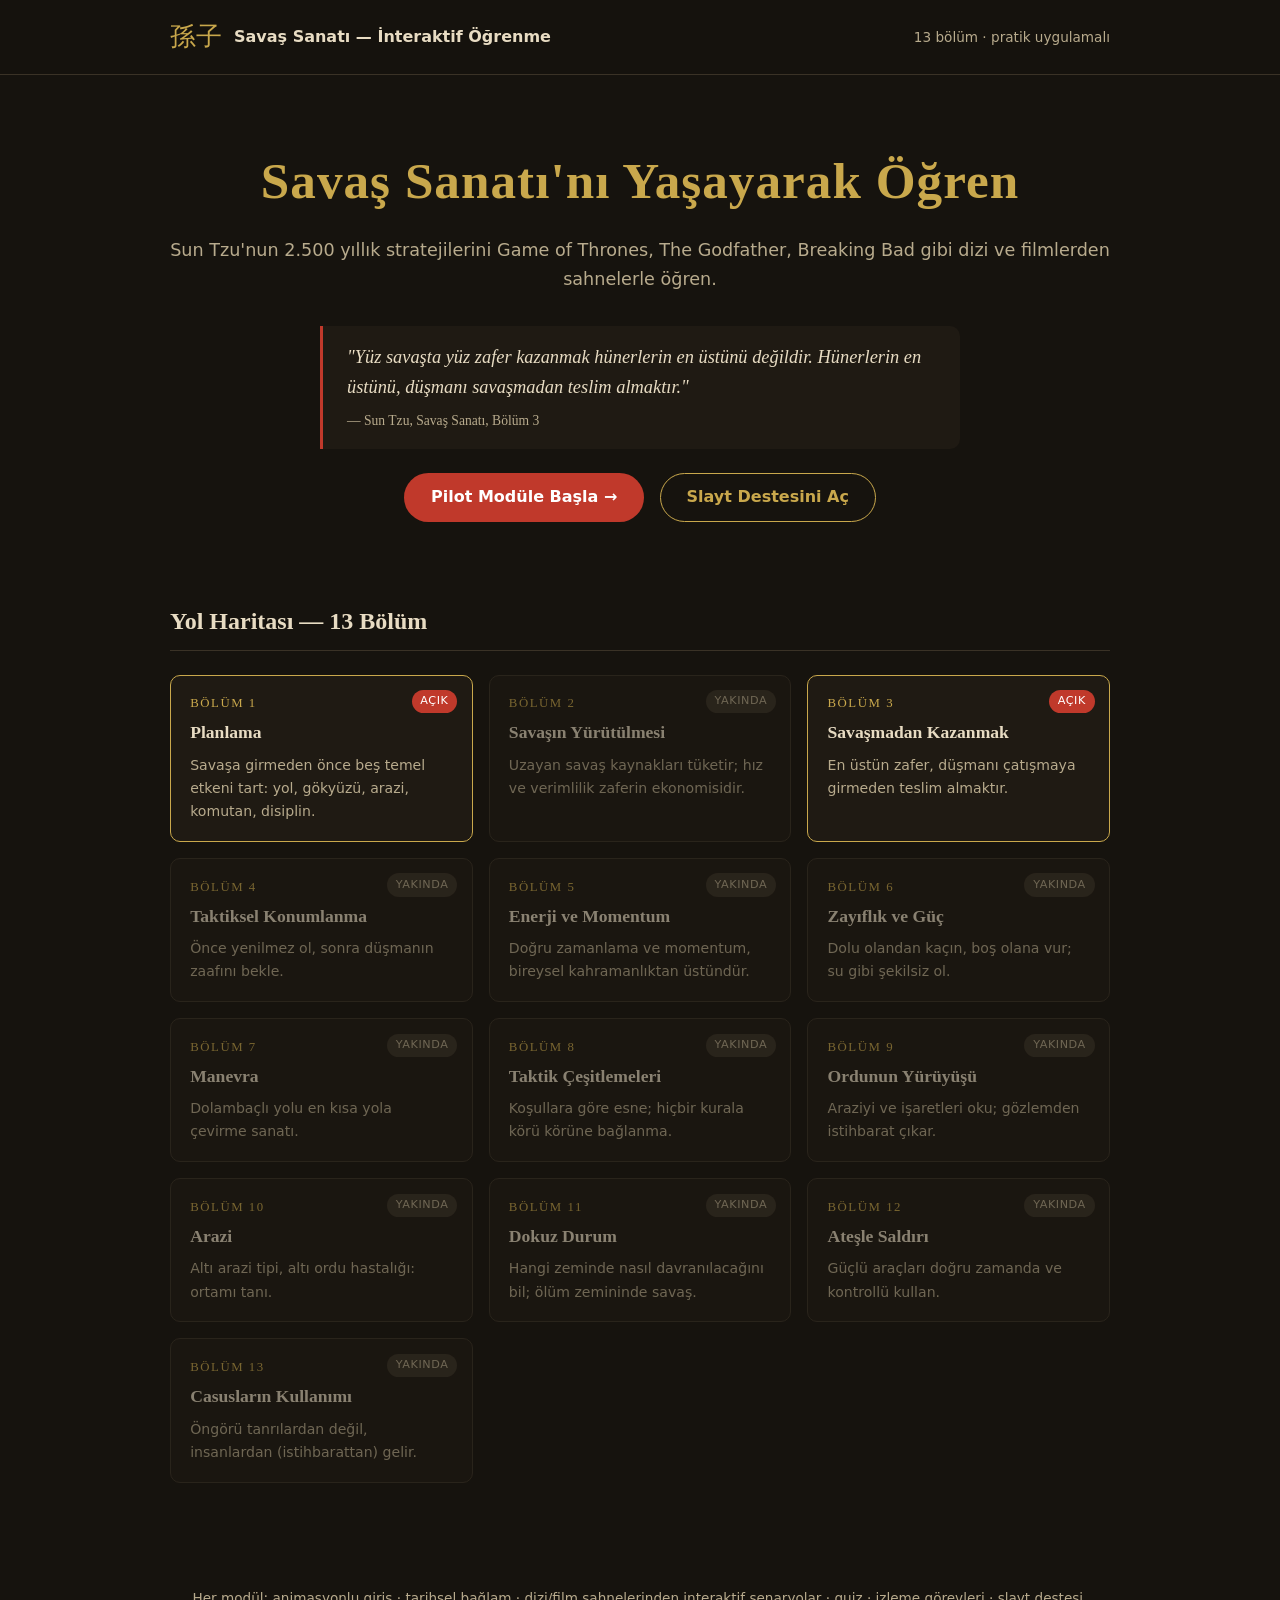
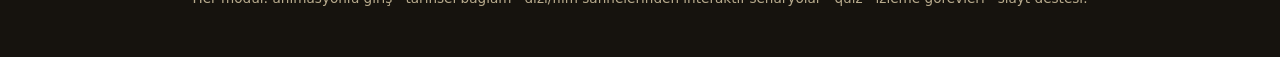
<file: index.html>
<!DOCTYPE html>
<html lang="tr">
<head>
  <meta charset="UTF-8" />
  <meta name="viewport" content="width=device-width, initial-scale=1.0" />
  <title>Sun Tzu — Savaş Sanatı | İnteraktif Öğrenme Platformu</title>
  <meta name="description" content="Sun Tzu'nun Savaş Sanatı tekniklerini Game of Thrones, The Godfather, Breaking Bad gibi dizi ve filmlerden sahnelerle pratik olarak öğren." />
  <link rel="stylesheet" href="assets/css/style.css" />
</head>
<body>
  <header class="site-header">
    <div class="wrap">
      <span class="ideogram">孫子</span>
      <a href="index.html">Savaş Sanatı — İnteraktif Öğrenme</a>
      <span class="sub">13 bölüm · pratik uygulamalı</span>
    </div>
  </header>

  <section class="hero">
    <div class="wrap">
      <h1>Savaş Sanatı'nı Yaşayarak Öğren</h1>
      <p class="tagline">Sun Tzu'nun 2.500 yıllık stratejilerini Game of Thrones, The Godfather, Breaking Bad gibi dizi ve filmlerden sahnelerle öğren.</p>
      <blockquote>
        "Yüz savaşta yüz zafer kazanmak hünerlerin en üstünü değildir.
        Hünerlerin en üstünü, düşmanı savaşmadan teslim almaktır."
        <footer>— Sun Tzu, Savaş Sanatı, Bölüm 3</footer>
      </blockquote>
      <div class="cta-row" style="justify-content:center">
        <a class="btn primary" href="modul/03-savasmadan-kazanmak/index.html">Pilot Modüle Başla →</a>
        <a class="btn ghost" href="modul/03-savasmadan-kazanmak/slides.html">Slayt Destesini Aç</a>
      </div>
    </div>
  </section>

  <section class="roadmap">
    <div class="wrap">
      <h2>Yol Haritası — 13 Bölüm</h2>
      <div class="module-grid" id="moduleGrid"></div>
    </div>
  </section>

  <footer class="site-footer">
    <div class="wrap">
      Her modül: animasyonlu giriş · tarihsel bağlam · dizi/film sahnelerinden interaktif senaryolar · quiz · izleme görevleri · slayt destesi.
    </div>
  </footer>

  <script>
    const chapters = [
      { n: 1,  title: "Planlama",                desc: "Savaşa girmeden önce beş temel etkeni tart: yol, gökyüzü, arazi, komutan, disiplin.", open: true,
        href: "modul/01-planlama/index.html" },
      { n: 2,  title: "Savaşın Yürütülmesi",     desc: "Uzayan savaş kaynakları tüketir; hız ve verimlilik zaferin ekonomisidir." },
      { n: 3,  title: "Savaşmadan Kazanmak",     desc: "En üstün zafer, düşmanı çatışmaya girmeden teslim almaktır.", open: true,
        href: "modul/03-savasmadan-kazanmak/index.html" },
      { n: 4,  title: "Taktiksel Konumlanma",    desc: "Önce yenilmez ol, sonra düşmanın zaafını bekle." },
      { n: 5,  title: "Enerji ve Momentum",      desc: "Doğru zamanlama ve momentum, bireysel kahramanlıktan üstündür." },
      { n: 6,  title: "Zayıflık ve Güç",         desc: "Dolu olandan kaçın, boş olana vur; su gibi şekilsiz ol." },
      { n: 7,  title: "Manevra",                 desc: "Dolambaçlı yolu en kısa yola çevirme sanatı." },
      { n: 8,  title: "Taktik Çeşitlemeleri",    desc: "Koşullara göre esne; hiçbir kurala körü körüne bağlanma." },
      { n: 9,  title: "Ordunun Yürüyüşü",        desc: "Araziyi ve işaretleri oku; gözlemden istihbarat çıkar." },
      { n: 10, title: "Arazi",                   desc: "Altı arazi tipi, altı ordu hastalığı: ortamı tanı." },
      { n: 11, title: "Dokuz Durum",             desc: "Hangi zeminde nasıl davranılacağını bil; ölüm zemininde savaş." },
      { n: 12, title: "Ateşle Saldırı",          desc: "Güçlü araçları doğru zamanda ve kontrollü kullan." },
      { n: 13, title: "Casusların Kullanımı",    desc: "Öngörü tanrılardan değil, insanlardan (istihbarattan) gelir." },
    ];

    document.getElementById("moduleGrid").innerHTML = chapters.map(c => c.open
      ? `<div class="module-card active">
           <a href="${c.href}">
             <span class="badge open">AÇIK</span>
             <div class="num">Bölüm ${c.n}</div>
             <h3>${c.title}</h3>
             <p>${c.desc}</p>
           </a>
         </div>`
      : `<div class="module-card locked">
           <span class="badge soon">YAKINDA</span>
           <div class="num">Bölüm ${c.n}</div>
           <h3>${c.title}</h3>
           <p>${c.desc}</p>
         </div>`
    ).join("");
  </script>
</body>
</html>
</file>
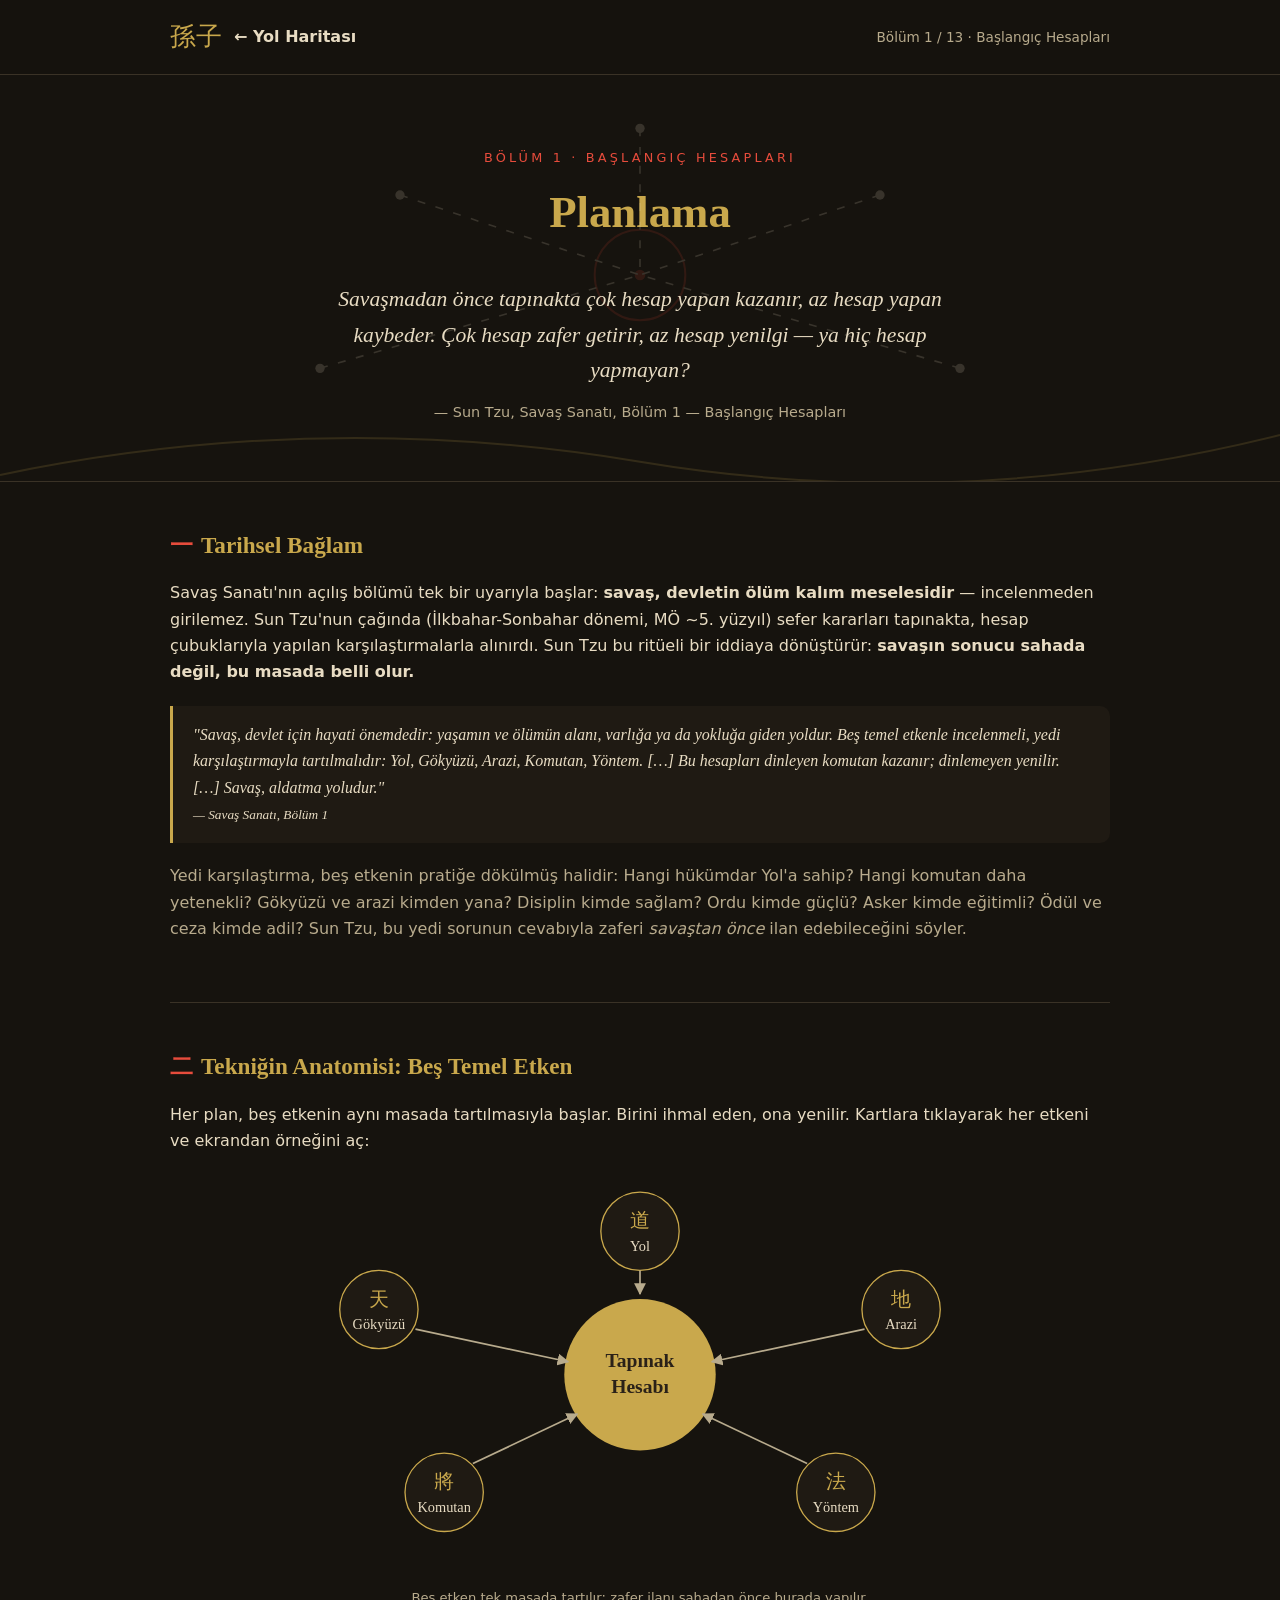
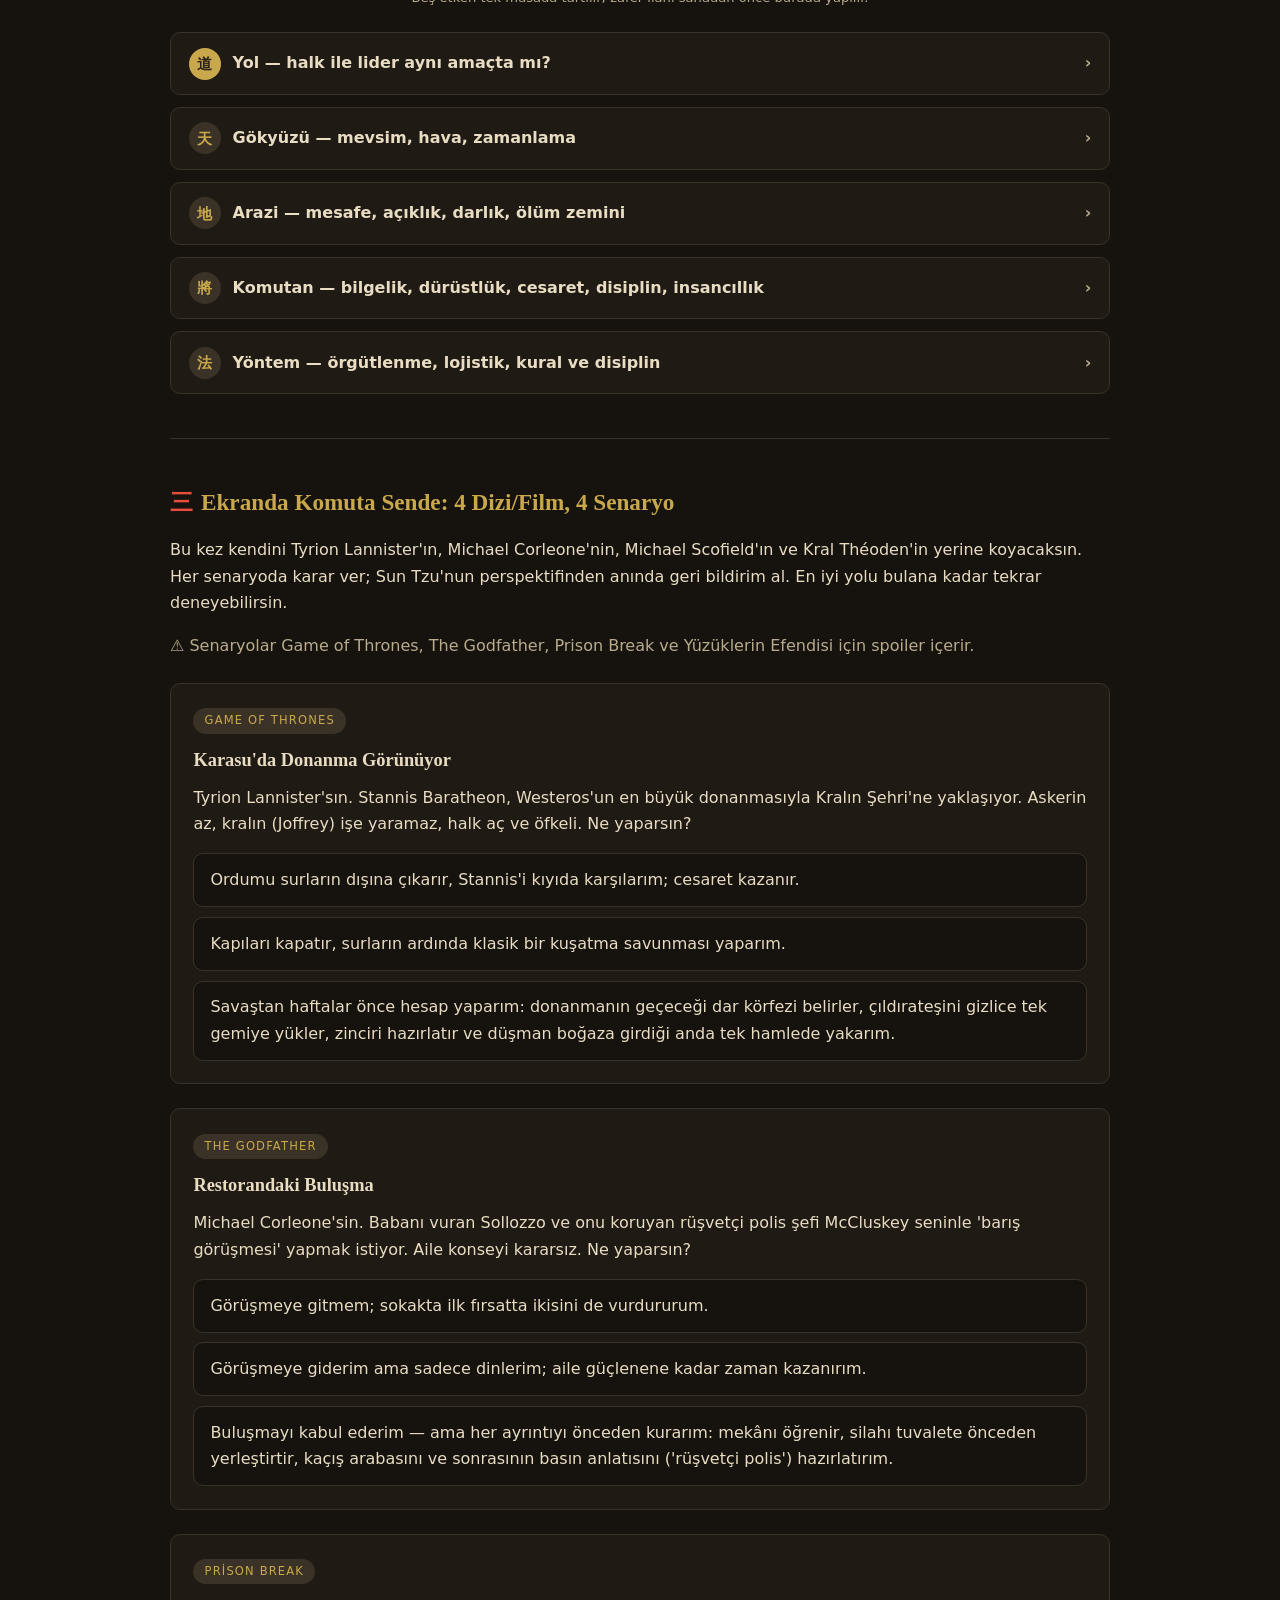
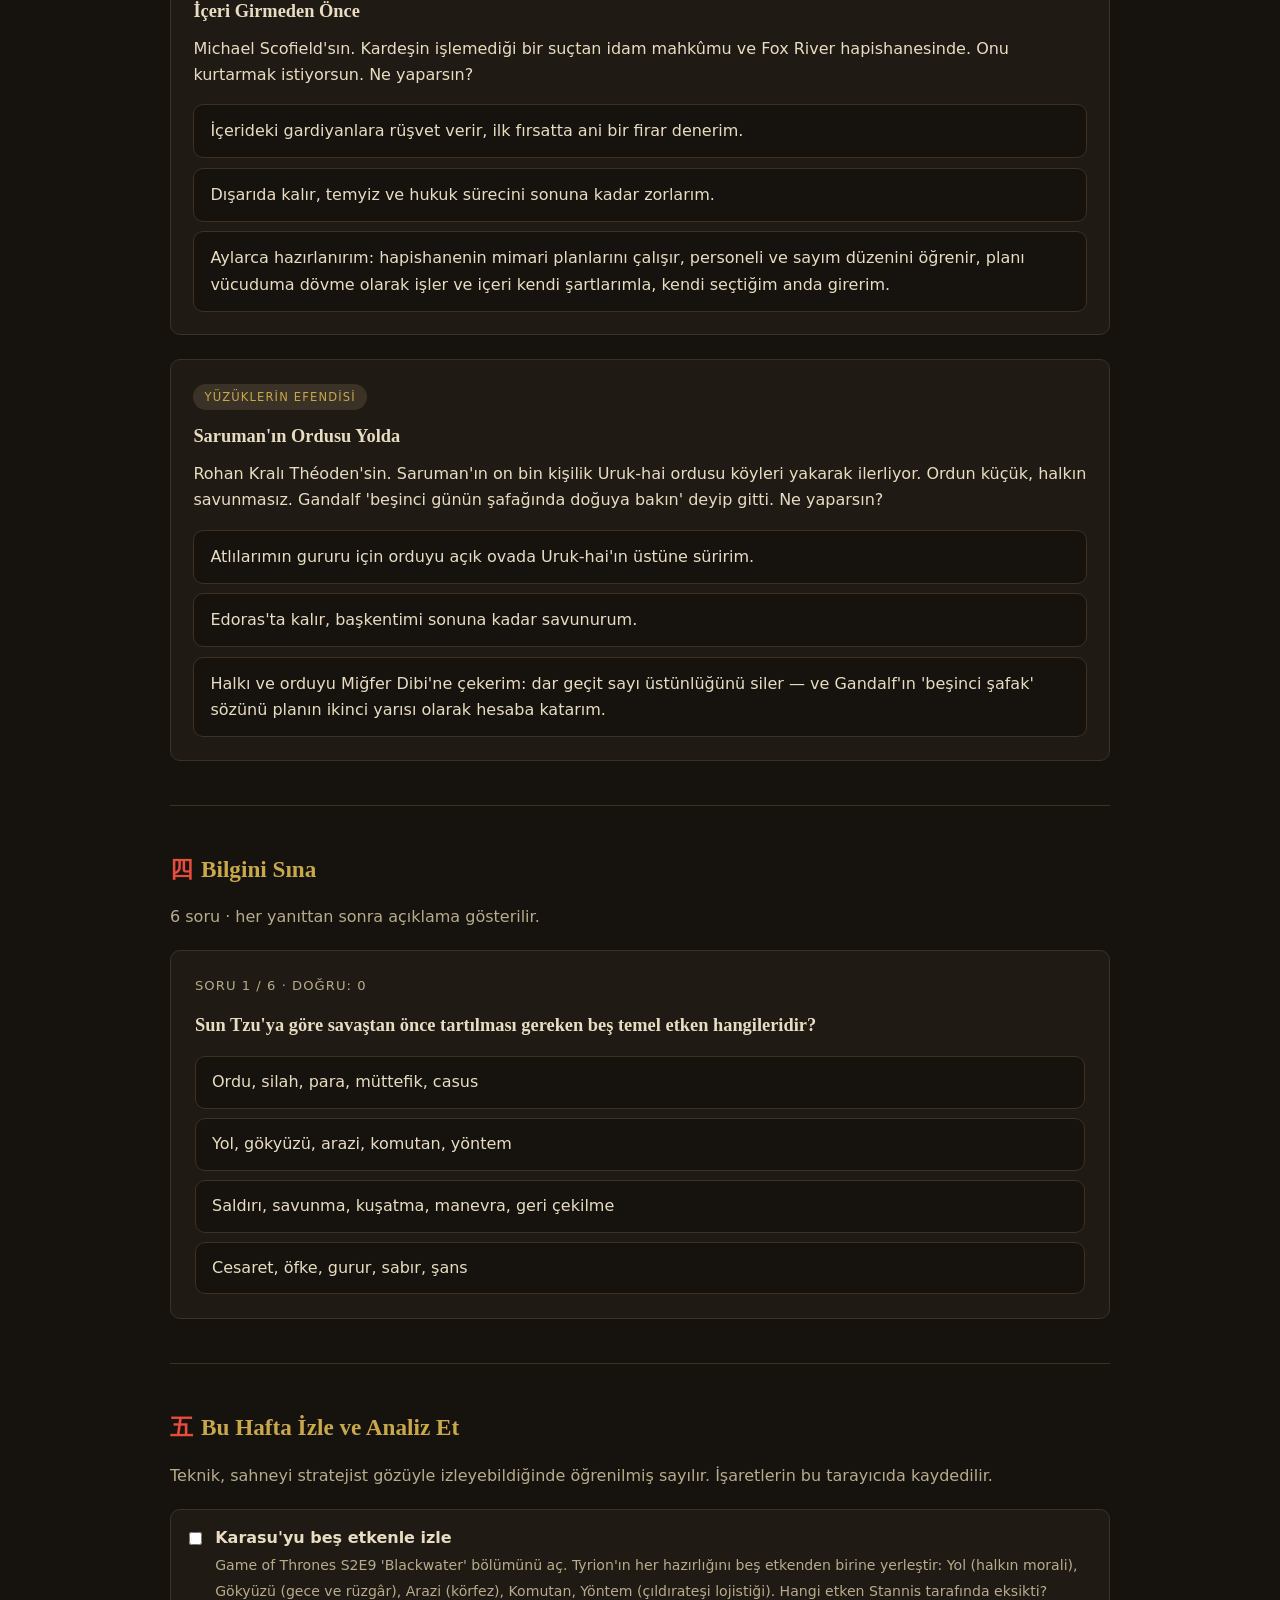
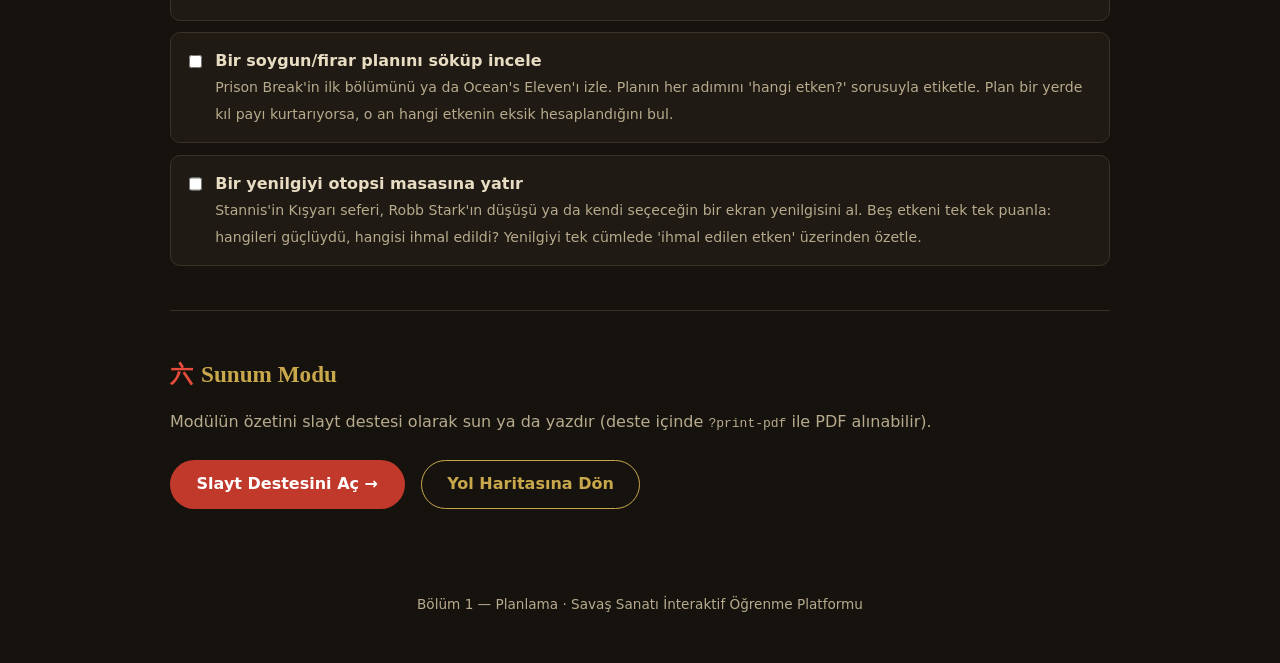
<file: modul/01-planlama/index.html>
<!DOCTYPE html>
<html lang="tr">
<head>
  <meta charset="UTF-8" />
  <meta name="viewport" content="width=device-width, initial-scale=1.0" />
  <title>Bölüm 1 — Planlama | Savaş Sanatı</title>
  <link rel="stylesheet" href="../../assets/css/style.css" />
</head>
<body>
  <header class="site-header">
    <div class="wrap">
      <span class="ideogram">孫子</span>
      <a href="../../index.html">← Yol Haritası</a>
      <span class="sub">Bölüm 1 / 13 · Başlangıç Hesapları</span>
    </div>
  </header>

  <!-- 1. Animasyonlu "video-vari" giriş -->
  <section class="module-hero">
    <svg class="hero-map" viewBox="0 0 960 360" preserveAspectRatio="xMidYMid slice" aria-hidden="true">
      <!-- hesap masası: yıldız haritası hissi -->
      <path d="M0,300 Q240,250 480,290 T960,270" fill="none" stroke="#c9a84c" stroke-width="1.5"/>
      <path d="M0,330 Q300,300 600,330 T960,310" fill="none" stroke="#c9a84c" stroke-width="1"/>
      <!-- beş etken düğümleri -->
      <circle class="pulse" cx="480" cy="150" r="34" fill="none" stroke="#c0392b" stroke-width="1.5"/>
      <circle cx="480" cy="150" r="4" fill="#c0392b"/>
      <circle cx="300" cy="90"  r="3.5" fill="#e8dcc3"/>
      <circle cx="660" cy="90"  r="3.5" fill="#e8dcc3"/>
      <circle cx="240" cy="220" r="3.5" fill="#e8dcc3"/>
      <circle cx="720" cy="220" r="3.5" fill="#e8dcc3"/>
      <circle cx="480" cy="40"  r="3.5" fill="#e8dcc3"/>
      <!-- merkeze akan hesap çizgileri -->
      <g class="march" fill="none" stroke="#e8dcc3" stroke-width="1.2">
        <path d="M300,90 L480,150"/>
        <path d="M660,90 L480,150"/>
        <path d="M240,220 L480,150"/>
        <path d="M720,220 L480,150"/>
        <path d="M480,40 L480,150"/>
      </g>
    </svg>
    <div class="wrap">
      <div class="chapter-label">Bölüm 1 · Başlangıç Hesapları</div>
      <h1>Planlama</h1>
      <blockquote class="hero-quote" id="heroQuote"></blockquote>
      <div class="hero-quote-author" id="heroQuoteAuthor"></div>
    </div>
  </section>

  <main class="wrap">

    <!-- 2. Tarihsel bağlam -->
    <section class="lesson">
      <h2><span class="sec-num">一</span>Tarihsel Bağlam</h2>
      <p>
        Savaş Sanatı'nın açılış bölümü tek bir uyarıyla başlar: <strong>savaş, devletin ölüm kalım meselesidir</strong> —
        incelenmeden girilemez. Sun Tzu'nun çağında (İlkbahar-Sonbahar dönemi, MÖ ~5. yüzyıl) sefer kararları
        tapınakta, hesap çubuklarıyla yapılan karşılaştırmalarla alınırdı. Sun Tzu bu ritüeli bir iddiaya dönüştürür:
        <strong>savaşın sonucu sahada değil, bu masada belli olur.</strong>
      </p>
      <div class="original-text">
        "Savaş, devlet için hayati önemdedir: yaşamın ve ölümün alanı, varlığa ya da yokluğa giden yoldur.
        Beş temel etkenle incelenmeli, yedi karşılaştırmayla tartılmalıdır: Yol, Gökyüzü, Arazi, Komutan, Yöntem. […]
        Bu hesapları dinleyen komutan kazanır; dinlemeyen yenilir. […] Savaş, aldatma yoludur."
        <br/><small>— Savaş Sanatı, Bölüm 1</small>
      </div>
      <p class="dim">
        Yedi karşılaştırma, beş etkenin pratiğe dökülmüş halidir: Hangi hükümdar Yol'a sahip? Hangi komutan daha yetenekli?
        Gökyüzü ve arazi kimden yana? Disiplin kimde sağlam? Ordu kimde güçlü? Asker kimde eğitimli? Ödül ve ceza kimde adil?
        Sun Tzu, bu yedi sorunun cevabıyla zaferi <em>savaştan önce</em> ilan edebileceğini söyler.
      </p>
    </section>

    <!-- 3. Tekniğin anatomisi -->
    <section class="lesson">
      <h2><span class="sec-num">二</span>Tekniğin Anatomisi: Beş Temel Etken</h2>
      <p>
        Her plan, beş etkenin aynı masada tartılmasıyla başlar. Birini ihmal eden, ona yenilir.
        Kartlara tıklayarak her etkeni ve ekrandan örneğini aç:
      </p>
      <div class="diagram-box">
        <svg viewBox="0 0 720 300" role="img" aria-label="Beş temel etken diyagramı">
          <defs>
            <marker id="arr1" viewBox="0 0 10 10" refX="9" refY="5" markerWidth="7" markerHeight="7" orient="auto">
              <path d="M0,0 L10,5 L0,10 z" fill="#b8ab8d"/>
            </marker>
          </defs>
          <!-- merkez: tapınak hesabı -->
          <circle cx="360" cy="150" r="58" fill="#c9a84c"/>
          <text x="360" y="144" text-anchor="middle" fill="#2a2118" font-family="Georgia, serif" font-weight="bold" font-size="15">Tapınak</text>
          <text x="360" y="164" text-anchor="middle" fill="#2a2118" font-family="Georgia, serif" font-weight="bold" font-size="15">Hesabı</text>
          <!-- beş etken -->
          <g font-family="Georgia, serif" font-size="13">
            <g>
              <circle cx="360" cy="40" r="30" fill="#1f1a13" stroke="#c9a84c"/>
              <text x="360" y="37" text-anchor="middle" fill="#c9a84c" font-size="15">道</text>
              <text x="360" y="55" text-anchor="middle" fill="#e8dcc3" font-size="11">Yol</text>
            </g>
            <g>
              <circle cx="160" cy="100" r="30" fill="#1f1a13" stroke="#c9a84c"/>
              <text x="160" y="97" text-anchor="middle" fill="#c9a84c" font-size="15">天</text>
              <text x="160" y="115" text-anchor="middle" fill="#e8dcc3" font-size="11">Gökyüzü</text>
            </g>
            <g>
              <circle cx="560" cy="100" r="30" fill="#1f1a13" stroke="#c9a84c"/>
              <text x="560" y="97" text-anchor="middle" fill="#c9a84c" font-size="15">地</text>
              <text x="560" y="115" text-anchor="middle" fill="#e8dcc3" font-size="11">Arazi</text>
            </g>
            <g>
              <circle cx="210" cy="240" r="30" fill="#1f1a13" stroke="#c9a84c"/>
              <text x="210" y="237" text-anchor="middle" fill="#c9a84c" font-size="15">將</text>
              <text x="210" y="255" text-anchor="middle" fill="#e8dcc3" font-size="11">Komutan</text>
            </g>
            <g>
              <circle cx="510" cy="240" r="30" fill="#1f1a13" stroke="#c9a84c"/>
              <text x="510" y="237" text-anchor="middle" fill="#c9a84c" font-size="15">法</text>
              <text x="510" y="255" text-anchor="middle" fill="#e8dcc3" font-size="11">Yöntem</text>
            </g>
          </g>
          <!-- merkeze akış -->
          <g stroke="#b8ab8d" stroke-width="1.3" fill="none">
            <path d="M360,70 L360,88"  marker-end="url(#arr1)"/>
            <path d="M188,115 L305,140" marker-end="url(#arr1)"/>
            <path d="M532,115 L415,140" marker-end="url(#arr1)"/>
            <path d="M232,218 L312,180" marker-end="url(#arr1)"/>
            <path d="M488,218 L408,180" marker-end="url(#arr1)"/>
          </g>
        </svg>
        <div class="diagram-caption">Beş etken tek masada tartılır; zafer ilanı sahadan önce burada yapılır.</div>
      </div>
      <div class="principles" id="principles"></div>
    </section>

    <!-- 4. İnteraktif senaryolar -->
    <section class="lesson">
      <h2><span class="sec-num">三</span>Ekranda Komuta Sende: 4 Dizi/Film, 4 Senaryo</h2>
      <p>
        Bu kez kendini Tyrion Lannister'ın, Michael Corleone'nin, Michael Scofield'ın ve
        Kral Théoden'in yerine koyacaksın. Her senaryoda karar ver; Sun Tzu'nun perspektifinden
        anında geri bildirim al. En iyi yolu bulana kadar tekrar deneyebilirsin.
      </p>
      <p class="dim">⚠ Senaryolar Game of Thrones, The Godfather, Prison Break ve Yüzüklerin Efendisi için spoiler içerir.</p>
      <div id="scenarios"></div>
    </section>

    <!-- 5. Quiz -->
    <section class="lesson">
      <h2><span class="sec-num">四</span>Bilgini Sına</h2>
      <p class="dim">6 soru · her yanıttan sonra açıklama gösterilir.</p>
      <div class="quiz-box" id="quiz"></div>
    </section>

    <!-- 6. Pratik kartı -->
    <section class="lesson">
      <h2><span class="sec-num">五</span>Bu Hafta İzle ve Analiz Et</h2>
      <p class="dim">Teknik, sahneyi stratejist gözüyle izleyebildiğinde öğrenilmiş sayılır. İşaretlerin bu tarayıcıda kaydedilir.</p>
      <div class="practice-list" id="practiceList"></div>
    </section>

    <!-- 7. Slayt destesi -->
    <section class="lesson" style="border-bottom:none">
      <h2><span class="sec-num">六</span>Sunum Modu</h2>
      <p class="dim">Modülün özetini slayt destesi olarak sun ya da yazdır (deste içinde <code>?print-pdf</code> ile PDF alınabilir).</p>
      <div class="cta-row">
        <a class="btn primary" href="slides.html">Slayt Destesini Aç →</a>
        <a class="btn ghost" href="../../index.html">Yol Haritasına Dön</a>
      </div>
    </section>

  </main>

  <footer class="site-footer">
    <div class="wrap">Bölüm 1 — Planlama · Savaş Sanatı İnteraktif Öğrenme Platformu</div>
  </footer>

  <script src="../../data/modul-01.js"></script>
  <script src="../../assets/js/app.js"></script>
</body>
</html>
</file>
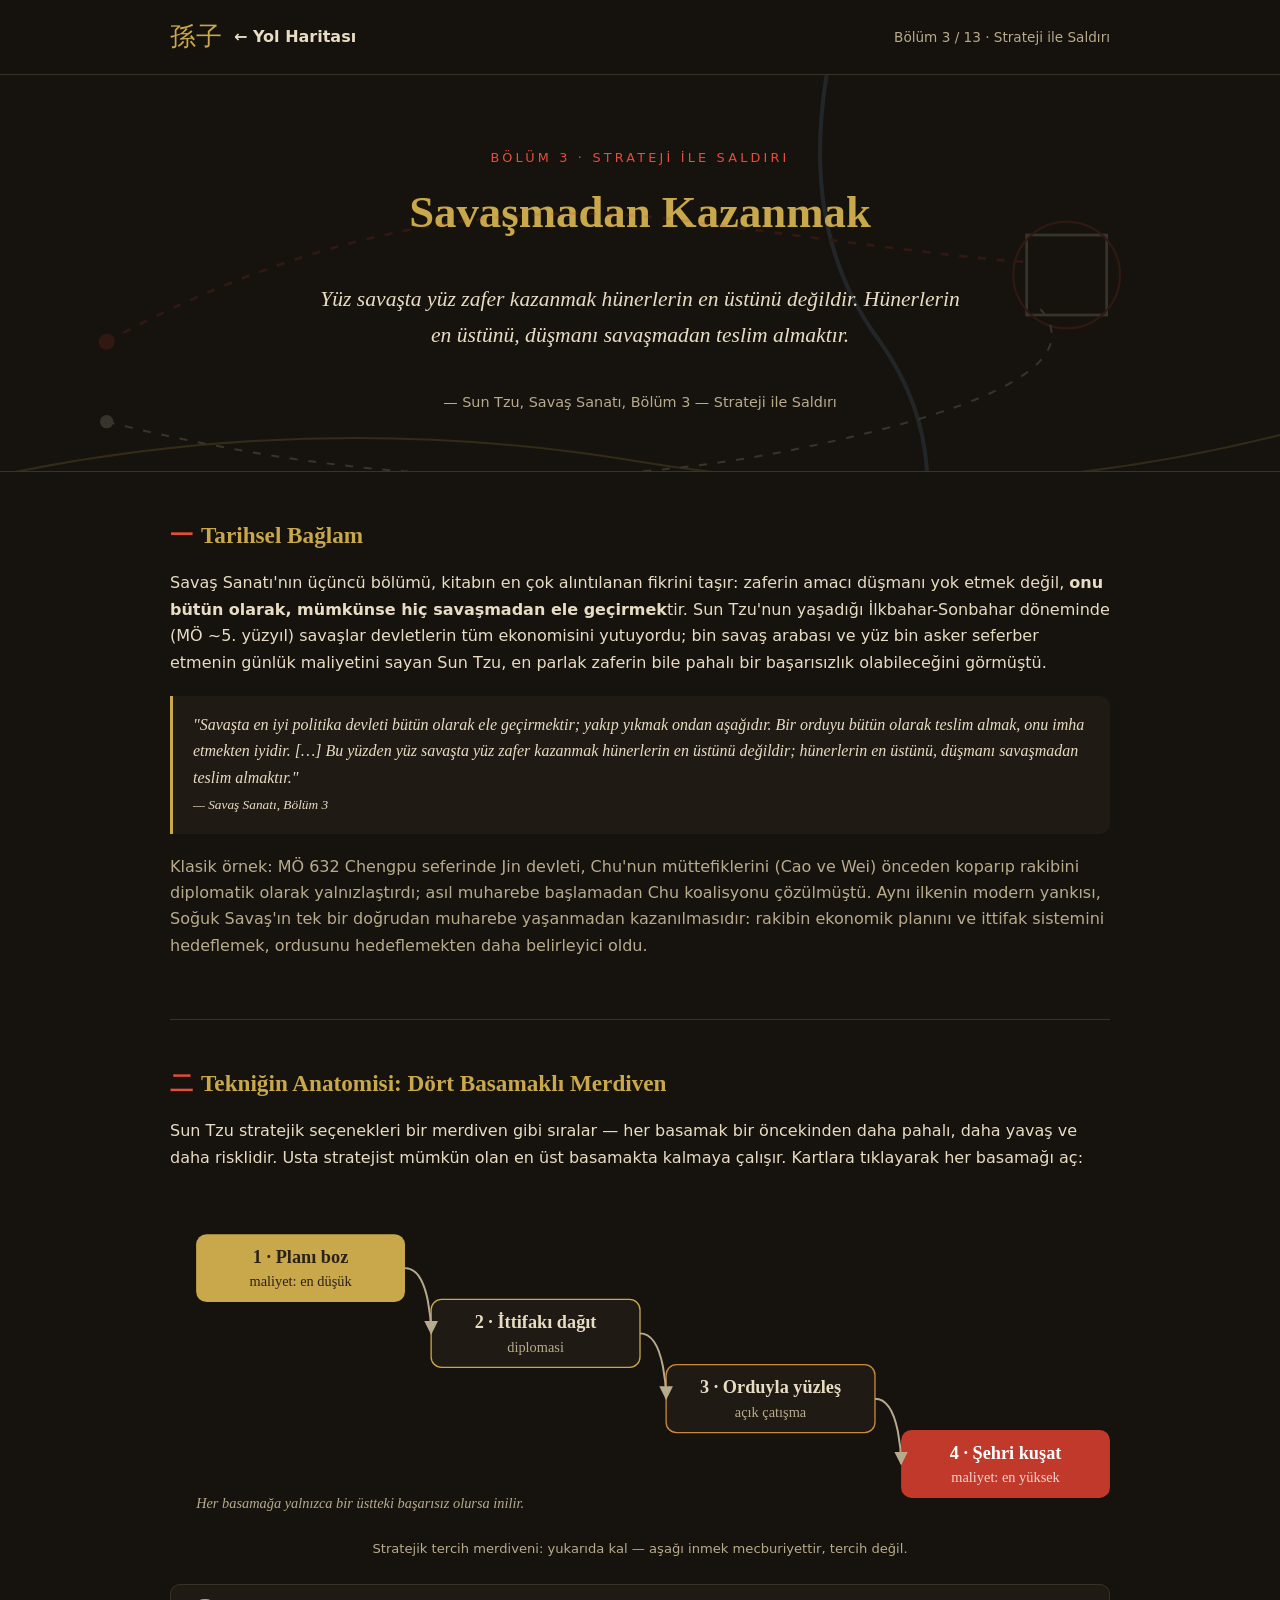
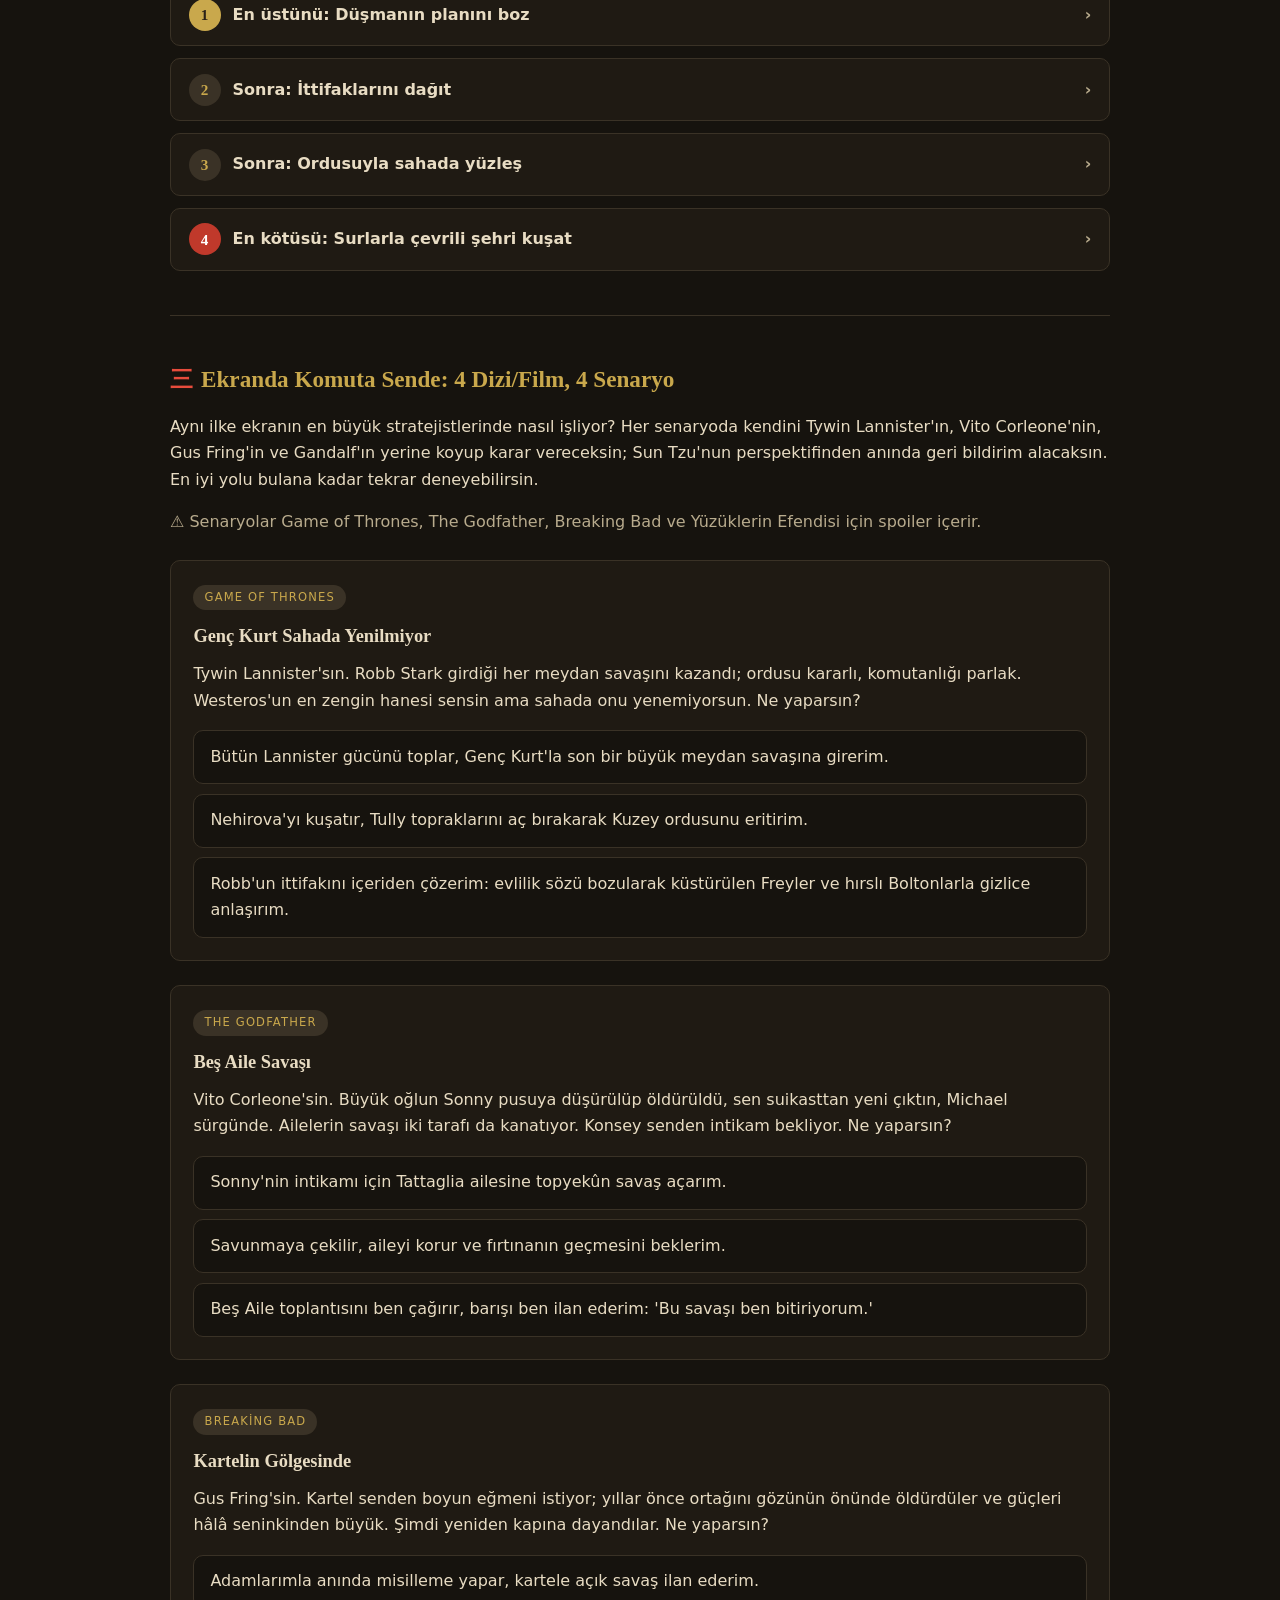
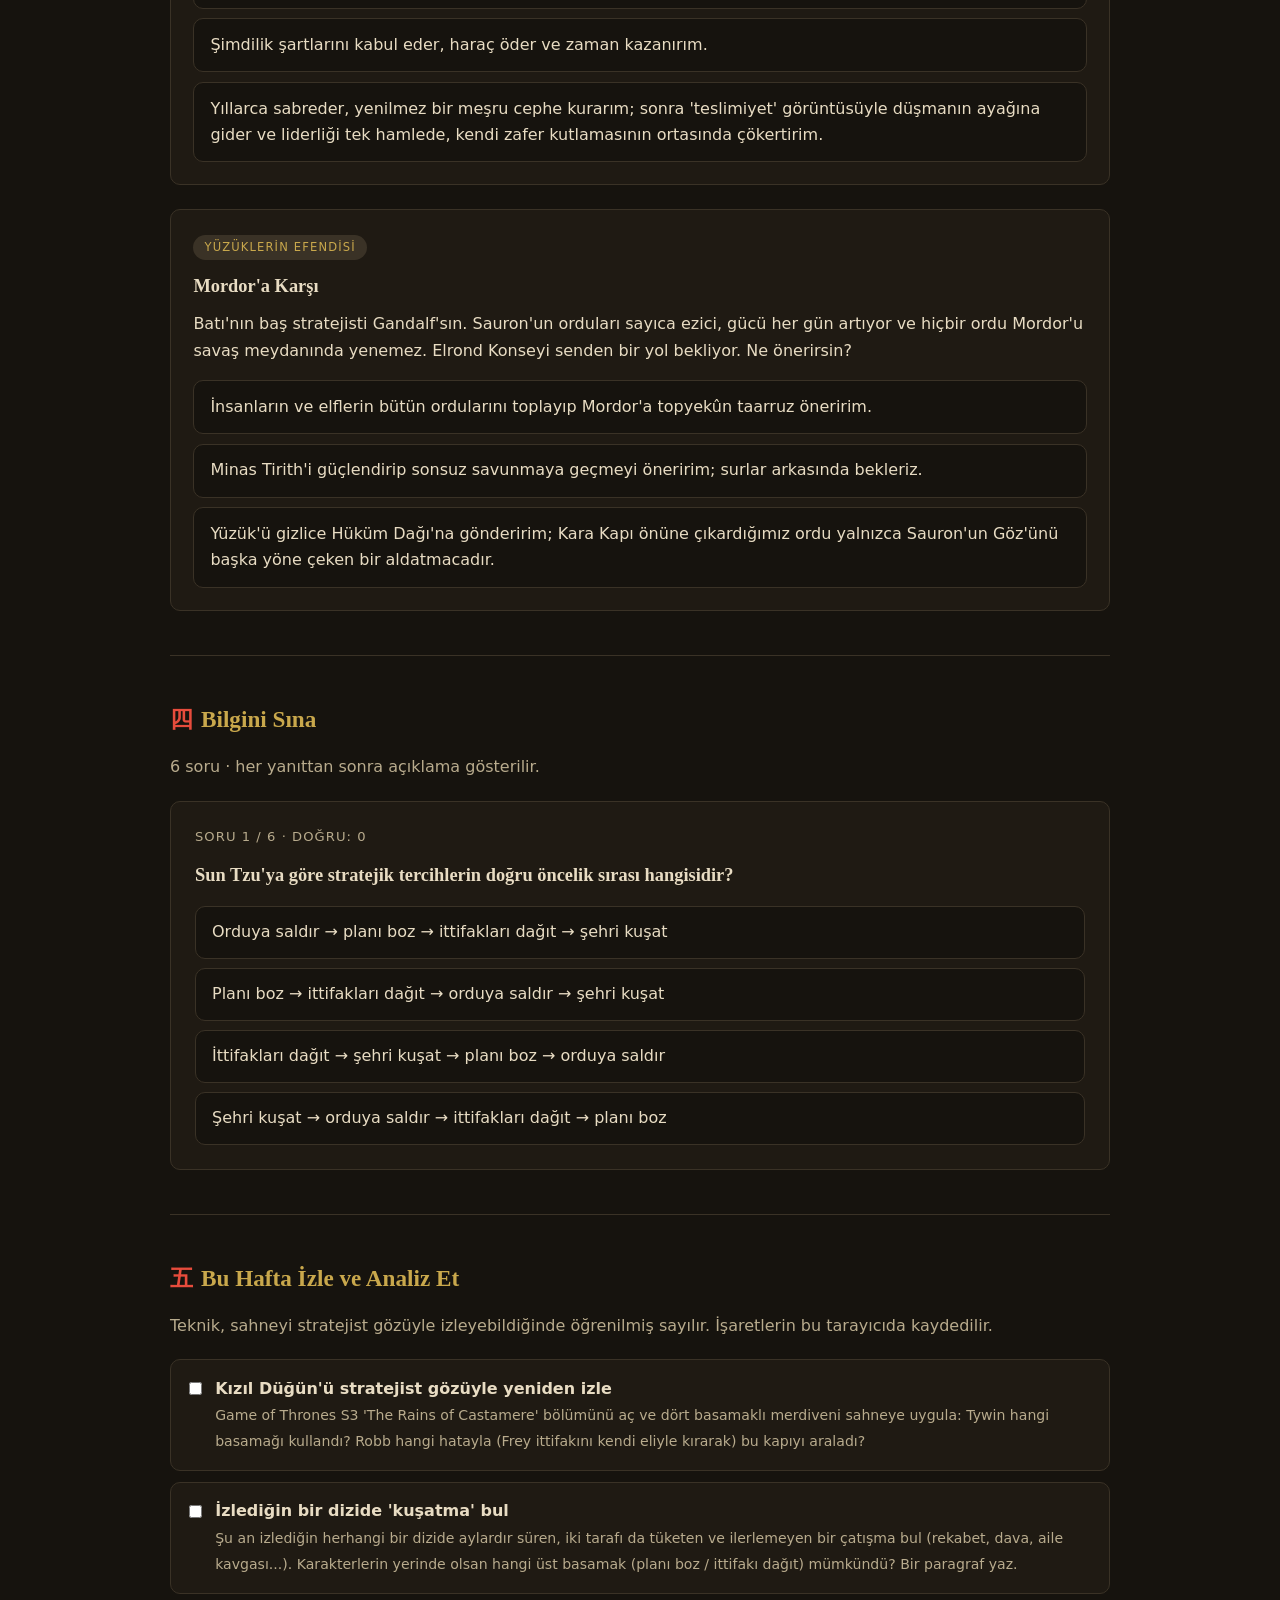
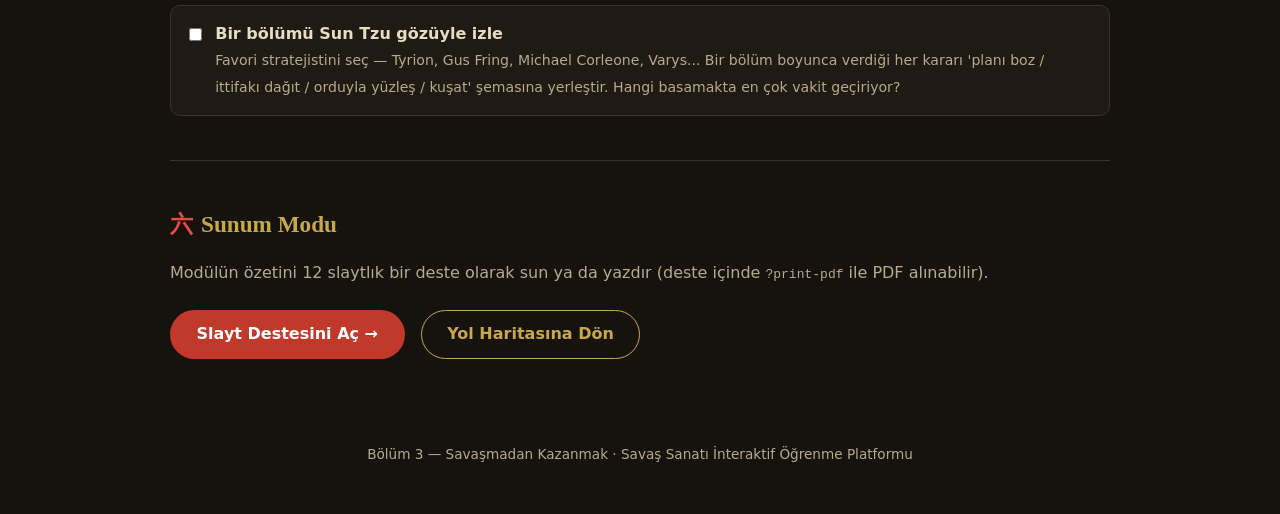
<file: modul/03-savasmadan-kazanmak/index.html>
<!DOCTYPE html>
<html lang="tr">
<head>
  <meta charset="UTF-8" />
  <meta name="viewport" content="width=device-width, initial-scale=1.0" />
  <title>Bölüm 3 — Savaşmadan Kazanmak | Savaş Sanatı</title>
  <link rel="stylesheet" href="../../assets/css/style.css" />
</head>
<body>
  <header class="site-header">
    <div class="wrap">
      <span class="ideogram">孫子</span>
      <a href="../../index.html">← Yol Haritası</a>
      <span class="sub">Bölüm 3 / 13 · Strateji ile Saldırı</span>
    </div>
  </header>

  <!-- 1. Animasyonlu "video-vari" giriş -->
  <section class="module-hero">
    <svg class="hero-map" viewBox="0 0 960 360" preserveAspectRatio="xMidYMid slice" aria-hidden="true">
      <!-- arazi çizgileri -->
      <path d="M0,300 Q240,250 480,290 T960,270" fill="none" stroke="#c9a84c" stroke-width="1.5"/>
      <path d="M0,330 Q300,300 600,330 T960,310" fill="none" stroke="#c9a84c" stroke-width="1"/>
      <!-- nehir -->
      <path d="M620,0 Q600,120 660,200 Q710,270 690,360" fill="none" stroke="#6a8caf" stroke-width="3"/>
      <!-- şehir (hedef) -->
      <rect x="770" y="120" width="60" height="60" fill="none" stroke="#e8dcc3" stroke-width="2"/>
      <circle class="pulse" cx="800" cy="150" r="40" fill="none" stroke="#c0392b" stroke-width="1.5"/>
      <!-- ordu hareket okları: doğrudan değil, dolaylı yollar -->
      <path class="march" d="M80,200 Q300,80 520,110 T770,140" fill="none" stroke="#c0392b" stroke-width="2"/>
      <path class="march" d="M80,260 Q360,330 600,280 T775,170" fill="none" stroke="#e8dcc3" stroke-width="1.5"/>
      <!-- birlik noktaları -->
      <circle cx="80" cy="200" r="6" fill="#c0392b"/>
      <circle cx="80" cy="260" r="5" fill="#e8dcc3"/>
    </svg>
    <div class="wrap">
      <div class="chapter-label">Bölüm 3 · Strateji ile Saldırı</div>
      <h1>Savaşmadan Kazanmak</h1>
      <blockquote class="hero-quote" id="heroQuote"></blockquote>
      <div class="hero-quote-author" id="heroQuoteAuthor"></div>
    </div>
  </section>

  <main class="wrap">

    <!-- 2. Tarihsel bağlam -->
    <section class="lesson">
      <h2><span class="sec-num">一</span>Tarihsel Bağlam</h2>
      <p>
        Savaş Sanatı'nın üçüncü bölümü, kitabın en çok alıntılanan fikrini taşır: zaferin amacı düşmanı yok etmek değil,
        <strong>onu bütün olarak, mümkünse hiç savaşmadan ele geçirmek</strong>tir. Sun Tzu'nun yaşadığı İlkbahar-Sonbahar
        döneminde (MÖ ~5. yüzyıl) savaşlar devletlerin tüm ekonomisini yutuyordu; bin savaş arabası ve yüz bin asker
        seferber etmenin günlük maliyetini sayan Sun Tzu, en parlak zaferin bile pahalı bir başarısızlık olabileceğini görmüştü.
      </p>
      <div class="original-text">
        "Savaşta en iyi politika devleti bütün olarak ele geçirmektir; yakıp yıkmak ondan aşağıdır.
        Bir orduyu bütün olarak teslim almak, onu imha etmekten iyidir. […]
        Bu yüzden yüz savaşta yüz zafer kazanmak hünerlerin en üstünü değildir;
        hünerlerin en üstünü, düşmanı savaşmadan teslim almaktır."
        <br/><small>— Savaş Sanatı, Bölüm 3</small>
      </div>
      <p class="dim">
        Klasik örnek: MÖ 632 Chengpu seferinde Jin devleti, Chu'nun müttefiklerini (Cao ve Wei) önceden koparıp
        rakibini diplomatik olarak yalnızlaştırdı; asıl muharebe başlamadan Chu koalisyonu çözülmüştü.
        Aynı ilkenin modern yankısı, Soğuk Savaş'ın tek bir doğrudan muharebe yaşanmadan kazanılmasıdır:
        rakibin ekonomik planını ve ittifak sistemini hedeflemek, ordusunu hedeflemekten daha belirleyici oldu.
      </p>
    </section>

    <!-- 3. Tekniğin anatomisi -->
    <section class="lesson">
      <h2><span class="sec-num">二</span>Tekniğin Anatomisi: Dört Basamaklı Merdiven</h2>
      <p>
        Sun Tzu stratejik seçenekleri bir merdiven gibi sıralar — her basamak bir öncekinden daha pahalı,
        daha yavaş ve daha risklidir. Usta stratejist mümkün olan en üst basamakta kalmaya çalışır.
        Kartlara tıklayarak her basamağı aç:
      </p>
      <div class="diagram-box">
        <svg viewBox="0 0 720 250" role="img" aria-label="Dört basamaklı strateji merdiveni diyagramı">
          <defs>
            <marker id="arr" viewBox="0 0 10 10" refX="9" refY="5" markerWidth="7" markerHeight="7" orient="auto">
              <path d="M0,0 L10,5 L0,10 z" fill="#b8ab8d"/>
            </marker>
          </defs>
          <!-- merdiven basamakları -->
          <g font-family="Georgia, serif" font-size="14">
            <rect x="20"  y="30"  width="160" height="52" rx="8" fill="#c9a84c"/>
            <text x="100" y="52"  text-anchor="middle" fill="#2a2118" font-weight="bold">1 · Planı boz</text>
            <text x="100" y="70"  text-anchor="middle" fill="#2a2118" font-size="11">maliyet: en düşük</text>

            <rect x="200" y="80"  width="160" height="52" rx="8" fill="#1f1a13" stroke="#c9a84c"/>
            <text x="280" y="102" text-anchor="middle" fill="#e8dcc3" font-weight="bold">2 · İttifakı dağıt</text>
            <text x="280" y="120" text-anchor="middle" fill="#b8ab8d" font-size="11">diplomasi</text>

            <rect x="380" y="130" width="160" height="52" rx="8" fill="#1f1a13" stroke="#c98a3d"/>
            <text x="460" y="152" text-anchor="middle" fill="#e8dcc3" font-weight="bold">3 · Orduyla yüzleş</text>
            <text x="460" y="170" text-anchor="middle" fill="#b8ab8d" font-size="11">açık çatışma</text>

            <rect x="560" y="180" width="160" height="52" rx="8" fill="#c0392b"/>
            <text x="640" y="202" text-anchor="middle" fill="#fff" font-weight="bold">4 · Şehri kuşat</text>
            <text x="640" y="220" text-anchor="middle" fill="#f5d4cf" font-size="11">maliyet: en yüksek</text>
          </g>
          <!-- akış okları -->
          <g stroke="#b8ab8d" stroke-width="1.5" fill="none">
            <path d="M180,56 C200,56 200,106 200,106" marker-end="url(#arr)"/>
            <path d="M360,106 C380,106 380,156 380,156" marker-end="url(#arr)"/>
            <path d="M540,156 C560,156 560,206 560,206" marker-end="url(#arr)"/>
          </g>
          <text x="20" y="240" fill="#b8ab8d" font-size="11" font-family="Georgia, serif" font-style="italic">
            Her basamağa yalnızca bir üstteki başarısız olursa inilir.
          </text>
        </svg>
        <div class="diagram-caption">Stratejik tercih merdiveni: yukarıda kal — aşağı inmek mecburiyettir, tercih değil.</div>
      </div>
      <div class="principles" id="principles"></div>
    </section>

    <!-- 4. İnteraktif senaryolar -->
    <section class="lesson">
      <h2><span class="sec-num">三</span>Ekranda Komuta Sende: 4 Dizi/Film, 4 Senaryo</h2>
      <p>
        Aynı ilke ekranın en büyük stratejistlerinde nasıl işliyor? Her senaryoda
        kendini Tywin Lannister'ın, Vito Corleone'nin, Gus Fring'in ve Gandalf'ın
        yerine koyup karar vereceksin; Sun Tzu'nun perspektifinden anında geri bildirim alacaksın.
        En iyi yolu bulana kadar tekrar deneyebilirsin.
      </p>
      <p class="dim">⚠ Senaryolar Game of Thrones, The Godfather, Breaking Bad ve Yüzüklerin Efendisi için spoiler içerir.</p>
      <div id="scenarios"></div>
    </section>

    <!-- 5. Quiz -->
    <section class="lesson">
      <h2><span class="sec-num">四</span>Bilgini Sına</h2>
      <p class="dim">6 soru · her yanıttan sonra açıklama gösterilir.</p>
      <div class="quiz-box" id="quiz"></div>
    </section>

    <!-- 6. Pratik kartı -->
    <section class="lesson">
      <h2><span class="sec-num">五</span>Bu Hafta İzle ve Analiz Et</h2>
      <p class="dim">Teknik, sahneyi stratejist gözüyle izleyebildiğinde öğrenilmiş sayılır. İşaretlerin bu tarayıcıda kaydedilir.</p>
      <div class="practice-list" id="practiceList"></div>
    </section>

    <!-- 7. Slayt destesi -->
    <section class="lesson" style="border-bottom:none">
      <h2><span class="sec-num">六</span>Sunum Modu</h2>
      <p class="dim">Modülün özetini 12 slaytlık bir deste olarak sun ya da yazdır (deste içinde <code>?print-pdf</code> ile PDF alınabilir).</p>
      <div class="cta-row">
        <a class="btn primary" href="slides.html">Slayt Destesini Aç →</a>
        <a class="btn ghost" href="../../index.html">Yol Haritasına Dön</a>
      </div>
    </section>

  </main>

  <footer class="site-footer">
    <div class="wrap">Bölüm 3 — Savaşmadan Kazanmak · Savaş Sanatı İnteraktif Öğrenme Platformu</div>
  </footer>

  <script src="../../data/modul-03.js"></script>
  <script src="../../assets/js/app.js"></script>
</body>
</html>
</file>
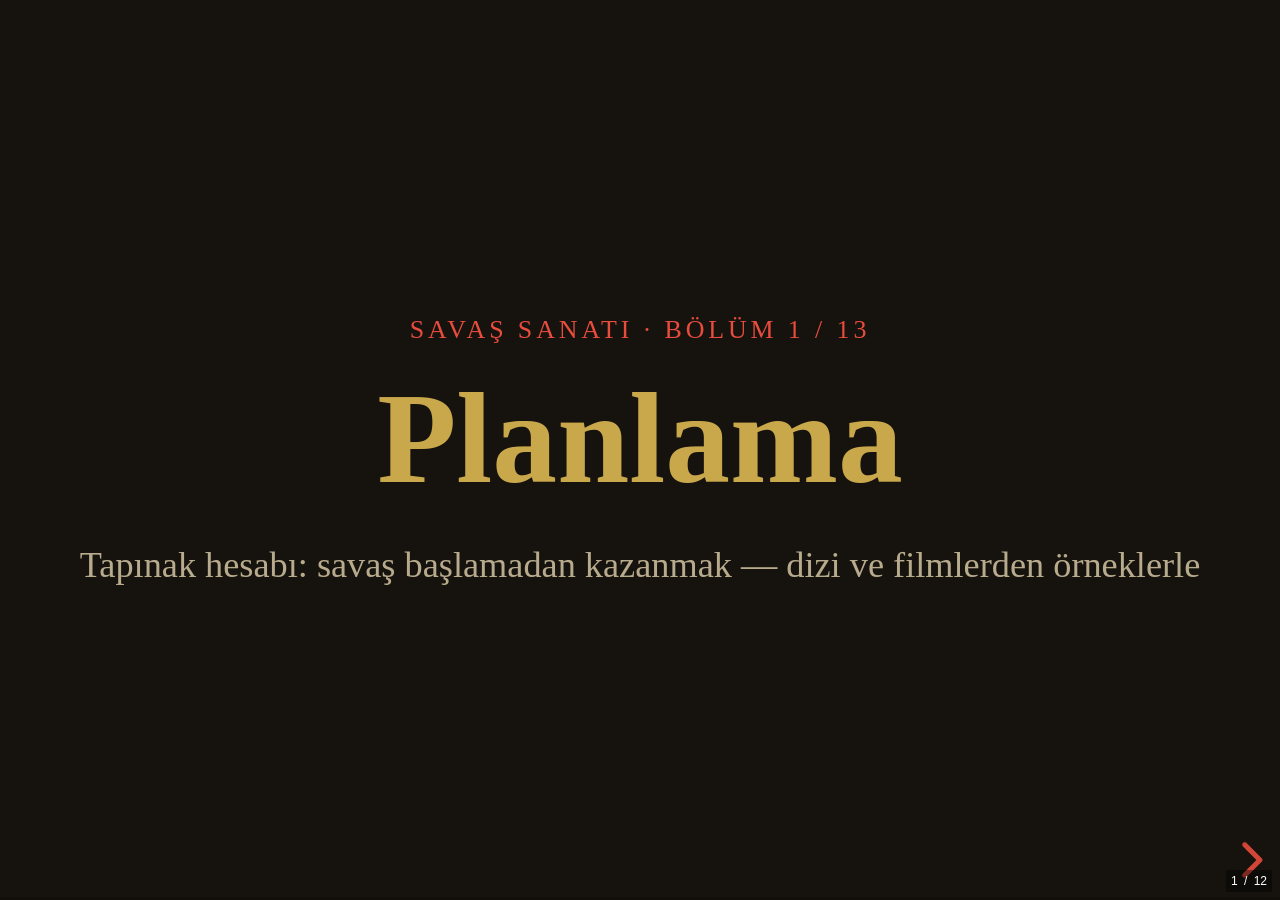
<file: modul/01-planlama/slides.html>
<!DOCTYPE html>
<html lang="tr">
<head>
  <meta charset="UTF-8" />
  <meta name="viewport" content="width=device-width, initial-scale=1.0" />
  <title>Slaytlar: Bölüm 1 — Planlama</title>
  <link rel="stylesheet" href="../../assets/vendor/reveal/reveal.css" />
  <link rel="stylesheet" href="../../assets/vendor/reveal/black.css" />
  <style>
    :root {
      --r-background-color: #16130e;
      --r-main-color: #e8dcc3;
      --r-heading-color: #c9a84c;
      --r-link-color: #e74c3c;
      --r-main-font: Georgia, "Times New Roman", serif;
      --r-heading-font: Georgia, "Times New Roman", serif;
    }
    .reveal .slides { text-align: left; }
    .reveal h1, .reveal h2 { text-transform: none; }
    .reveal blockquote {
      border-left: 3px solid #c0392b;
      padding: 0.5em 1em;
      background: rgba(255,255,255,0.04);
      font-style: italic;
      width: 90%;
    }
    .reveal .dim { color: #b8ab8d; font-size: 0.7em; }
    .reveal .tag {
      display: inline-block; font-size: 0.5em; letter-spacing: 0.15em;
      text-transform: uppercase; color: #e74c3c; margin-bottom: 0.6em;
    }
    .reveal table td, .reveal table th { font-size: 0.62em; }
    .reveal .center-slide { text-align: center; }
    .reveal ul li { margin-bottom: 0.4em; }
    .factor { color: #c9a84c; font-weight: bold; }
  </style>
</head>
<body>
  <div class="reveal">
    <div class="slides">

      <section class="center-slide">
        <p class="tag">Savaş Sanatı · Bölüm 1 / 13</p>
        <h1>Planlama</h1>
        <p class="dim">Tapınak hesabı: savaş başlamadan kazanmak — dizi ve filmlerden örneklerle</p>
      </section>

      <section>
        <h2>Temel Tez</h2>
        <blockquote>
          "Savaşmadan önce tapınakta çok hesap yapan kazanır, az hesap yapan kaybeder.
          Ya hiç hesap yapmayan?"
        </blockquote>
        <p class="dim">Zafer sahada ilan edilir ama masada kazanılır.</p>
      </section>

      <section>
        <h2>Beş Temel Etken</h2>
        <ul>
          <li><span class="factor">道 Yol</span> — halk ile lider aynı amaçta mı?</li>
          <li class="fragment"><span class="factor">天 Gökyüzü</span> — mevsim, hava, zamanlama</li>
          <li class="fragment"><span class="factor">地 Arazi</span> — mesafe, darlık, ölüm zemini</li>
          <li class="fragment"><span class="factor">將 Komutan</span> — bilgelik, dürüstlük, cesaret, disiplin, insancıllık</li>
          <li class="fragment"><span class="factor">法 Yöntem</span> — örgütlenme, lojistik, kural</li>
        </ul>
        <p class="dim fragment">Birini ihmal eden, ona yenilir.</p>
      </section>

      <section>
        <h2>"Savaş, Aldatma Yoludur"</h2>
        <ul>
          <li>Yapabilecekken <strong>yapamaz</strong> görün; yakındayken <strong>uzakta</strong> görün.</li>
          <li class="fragment">Hedef rakibin silahı değil, <em>karar mekanizmasıdır</em>: ona yanlış veri ver.</li>
          <li class="fragment">Michael Corleone'nin "zararsız genç kardeş" görüntüsü — masadaki herkes yanlış hesap yaptı.</li>
        </ul>
      </section>

      <section>
        <h2>Game of Thrones: Karasu</h2>
        <p><strong>Sorun:</strong> Stannis'in donanması üstün; Tyrion'ın ordusu küçük, kralı işe yaramaz.</p>
        <ul>
          <li class="fragment"><span class="factor">地</span> Dar körfez seçildi — donanmanın sayısı anlamsızlaştı.</li>
          <li class="fragment"><span class="factor">法</span> Çıldırateşi üretimi ve zincir: haftalar süren lojistik.</li>
          <li class="fragment"><span class="factor">天</span> + aldatma: boş görünen tek gemi, tam zamanında boğazda.</li>
        </ul>
        <p class="dim fragment">Savaş, ilk ok atılmadan haftalar önce kazanılmıştı.</p>
      </section>

      <section>
        <h2>The Godfather: Restoran</h2>
        <p><strong>Sorun:</strong> Sollozzo durmayacak; bekleyen taraf kaybediyor.</p>
        <ul>
          <li class="fragment">Mekân keşfi (<span class="factor">地</span>), silahın önceden yerleştirilmesi (<span class="factor">法</span>).</li>
          <li class="fragment">"Zararsız kardeş" imajı — aldatma rakibin hesabını bozdu.</li>
          <li class="fragment">Kaçış planı ve basın anlatısı: <em>sonrası</em> da plana dahildi (<span class="factor">道</span>).</li>
        </ul>
        <p class="dim fragment">Buluşma bir görüşme değil, önceden kazanılmış savaşın infazıydı.</p>
      </section>

      <section>
        <h2>Prison Break: Dövme</h2>
        <p><strong>Sorun:</strong> Kardeş idam mahkûmu; sistem ele geçirilmiş, takvim aleyhte.</p>
        <ul>
          <li class="fragment">Mimari planlar aylarca çalışıldı (<span class="factor">地</span>), rutinler ve prosedürler öğrenildi (<span class="factor">法</span>).</li>
          <li class="fragment">İdam takvimine göre geri sayım (<span class="factor">天</span>), içeride müttefikler (<span class="factor">道</span>).</li>
          <li class="fragment">Plan tene işlendi: tapınak hesabının ekrandaki en saf hali.</li>
        </ul>
        <p class="dim fragment">Firar gecesi sadece infazdı; savaş iğne tene değmeden kazanılmıştı.</p>
      </section>

      <section>
        <h2>Yüzüklerin Efendisi: Miğfer Dibi</h2>
        <table>
          <tr><th>Seçenek</th><th>Sun Tzu'nun gözüyle</th></tr>
          <tr><td>Açık ovada karşıla</td><td>Araziyi rakibe hediye etmek</td></tr>
          <tr><td>Edoras'ı savun</td><td>Doğru karar, yanlış kale</td></tr>
          <tr><td><strong>Miğfer Dibi + "beşinci şafak"</strong></td><td><strong>Arazi sayıyı siler, zamanlama zaferi getirir</strong></td></tr>
        </table>
        <p class="dim fragment">İki etken (地 + 天) tek planda birleşince umutsuz savaş kazanıldı.</p>
      </section>

      <section>
        <h2>Karşı Örnek: Stannis'in Kışyarı Seferi</h2>
        <ul>
          <li>Komutan kararlı, ordu disiplinli — ama <span class="factor">天</span> hesapta yoktu.</li>
          <li class="fragment">Kar bastırdı: ikmal çöktü, atlar öldü, paralı askerler kaçtı.</li>
          <li class="fragment"><span class="factor">道</span> da çatladı: kızını kurban eden komutana ordu inancını yitirdi.</li>
        </ul>
        <p class="dim fragment">Kontrol edemediğin etkeni hesaba katmamak, ona yenilmektir.</p>
      </section>

      <section>
        <h2>Sık Yapılan 3 Hata</h2>
        <ul>
          <li><strong>Cesareti hesap sanmak:</strong> "Önce savaşa girip sonra zafer aramak" yenik ordunun tarifidir.</li>
          <li class="fragment"><strong>Tek etkene yaslanmak:</strong> Sadece para, sadece cesaret, sadece surlar — tek kalemlik hesap, hesap değildir.</li>
          <li class="fragment"><strong>Sonrasını planlamamak:</strong> Hedefi vurmak yetmez; vurduktan sonraki dünya da planın parçasıdır.</li>
        </ul>
      </section>

      <section>
        <h2>Bu Hafta İzle ve Analiz Et</h2>
        <ul>
          <li><strong>Karasu'yu beş etkenle izle:</strong> Tyrion'ın her hazırlığını bir etkene yerleştir.</li>
          <li class="fragment"><strong>Bir soygun/firar planını sök:</strong> Prison Break ya da Ocean's Eleven — her adım hangi etken?</li>
          <li class="fragment"><strong>Bir yenilgiyi otopsiye yatır:</strong> Stannis'in seferi — ihmal edilen etken hangisiydi?</li>
        </ul>
      </section>

      <section class="center-slide">
        <h2>Özet</h2>
        <blockquote>
          "Zafer kazanan ordu önce kazanır, sonra savaşa girer;
          yenilen ordu önce savaşa girer, sonra zafer aramaya başlar."
        </blockquote>
        <p class="dim">Sıradaki modül: Bölüm 3 — Savaşmadan Kazanmak</p>
        <p><a href="index.html">← Modüle dön</a> · <a href="../../index.html">Yol haritası</a></p>
      </section>

    </div>
  </div>

  <script src="../../assets/vendor/reveal/reveal.js"></script>
  <script>
    Reveal.initialize({ hash: true, slideNumber: "c/t", transition: "fade" });
  </script>
</body>
</html>
</file>
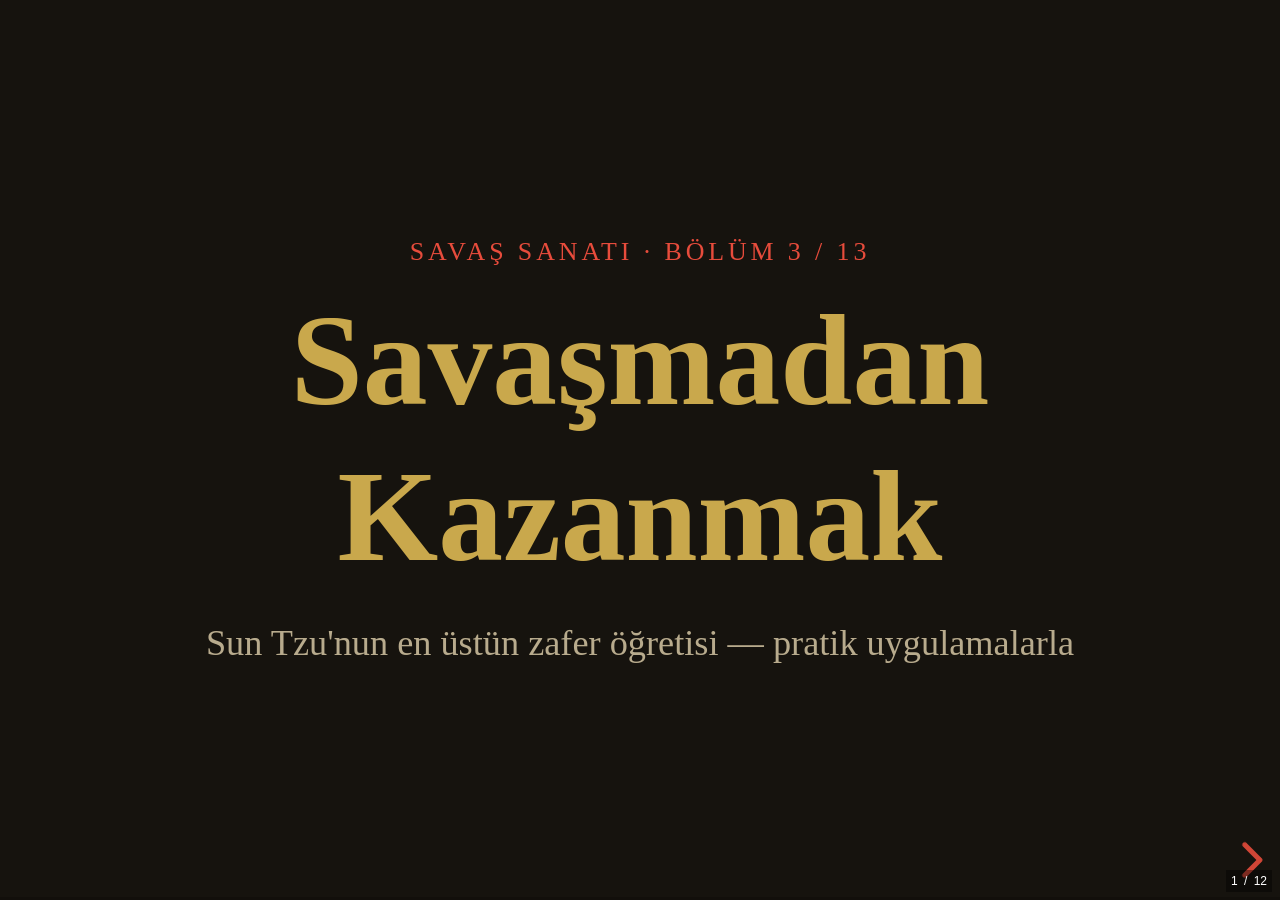
<file: modul/03-savasmadan-kazanmak/slides.html>
<!DOCTYPE html>
<html lang="tr">
<head>
  <meta charset="UTF-8" />
  <meta name="viewport" content="width=device-width, initial-scale=1.0" />
  <title>Slaytlar: Bölüm 3 — Savaşmadan Kazanmak</title>
  <link rel="stylesheet" href="../../assets/vendor/reveal/reveal.css" />
  <link rel="stylesheet" href="../../assets/vendor/reveal/black.css" />
  <style>
    :root {
      --r-background-color: #16130e;
      --r-main-color: #e8dcc3;
      --r-heading-color: #c9a84c;
      --r-link-color: #e74c3c;
      --r-main-font: Georgia, "Times New Roman", serif;
      --r-heading-font: Georgia, "Times New Roman", serif;
    }
    .reveal .slides { text-align: left; }
    .reveal h1, .reveal h2 { text-transform: none; }
    .reveal blockquote {
      border-left: 3px solid #c0392b;
      padding: 0.5em 1em;
      background: rgba(255,255,255,0.04);
      font-style: italic;
      width: 90%;
    }
    .reveal .dim { color: #b8ab8d; font-size: 0.7em; }
    .reveal .tag {
      display: inline-block; font-size: 0.5em; letter-spacing: 0.15em;
      text-transform: uppercase; color: #e74c3c; margin-bottom: 0.6em;
    }
    .reveal table td, .reveal table th { font-size: 0.62em; }
    .reveal .center-slide { text-align: center; }
    .reveal ul li { margin-bottom: 0.4em; }
    .step { padding: 0.25em 0.6em; border-radius: 6px; display: inline-block; margin-bottom: 0.2em; }
    .step.s1 { background: #c9a84c; color: #2a2118; }
    .step.s4 { background: #c0392b; color: #fff; }
  </style>
</head>
<body>
  <div class="reveal">
    <div class="slides">

      <section class="center-slide">
        <p class="tag">Savaş Sanatı · Bölüm 3 / 13</p>
        <h1>Savaşmadan Kazanmak</h1>
        <p class="dim">Sun Tzu'nun en üstün zafer öğretisi — pratik uygulamalarla</p>
      </section>

      <section>
        <h2>Temel Tez</h2>
        <blockquote>
          "Yüz savaşta yüz zafer kazanmak hünerlerin en üstünü değildir.
          Hünerlerin en üstünü, düşmanı savaşmadan teslim almaktır."
        </blockquote>
        <p class="dim">Zaferin ölçüsü dökülen kan değil, ödenmeyen maliyettir.</p>
      </section>

      <section>
        <h2>Neden Savaşmamak?</h2>
        <ul>
          <li>Savaş, kazanan için bile <strong>net kayıptır</strong>: kaynak, zaman, insan.</li>
          <li>Yıkarak ele geçirilen şey, ele geçirildiğinde <strong>değersizleşmiştir</strong>.</li>
          <li>Uzayan çatışma <strong>üçüncü tarafları</strong> güçlendirir.</li>
          <li class="fragment">→ Hedef: rakibin <em>savaşma iradesini ve planını</em> çökertmek; ordusunu değil.</li>
        </ul>
      </section>

      <section>
        <h2>Dört Basamaklı Merdiven</h2>
        <ol>
          <li><span class="step s1">1 · Düşmanın planını boz</span> — en ucuz, en üstün</li>
          <li class="fragment"><span class="step">2 · İttifaklarını dağıt</span> — yalnızlaştır</li>
          <li class="fragment"><span class="step">3 · Ordusuyla yüzleş</span> — mecbursan</li>
          <li class="fragment"><span class="step s4">4 · Şehri kuşat</span> — çaresizlik; en pahalı yol</li>
        </ol>
        <p class="dim fragment">Aşağı basamağa inmek tercih değil, mecburiyettir.</p>
      </section>

      <section>
        <h2>Tarihten: Chengpu, MÖ 632</h2>
        <ul>
          <li>Jin devleti, Chu ile savaşmadan önce müttefikleri <strong>Cao ve Wei'yi</strong> kopardı.</li>
          <li>Chu koalisyonu, asıl muharebe başlamadan <strong>diplomatik olarak çözülmüştü</strong>.</li>
          <li class="fragment">Modern yankı: Soğuk Savaş — tek doğrudan muharebe olmadan, rakibin <em>ekonomik planı ve ittifak sistemi</em> hedeflenerek kazanıldı.</li>
        </ul>
      </section>

      <section>
        <h2>Game of Thrones: Kızıl Düğün</h2>
        <p><strong>Sorun:</strong> Robb Stark meydan savaşında yenilmiyor.</p>
        <ul>
          <li class="fragment">Tywin onu sahada karşılamadı — rakibin güçlü olduğu zemine girmedi.</li>
          <li class="fragment">Robb'un kendi açtığı çatlağı gördü: bozulan Frey evlilik sözü.</li>
          <li class="fragment">İttifakı (Frey + Bolton) kopardı → yenilmez ordu tek gecede çöktü.</li>
        </ul>
        <p class="dim fragment">2. basamak: "İttifaklarını dağıt." Ahlaken karanlık, stratejik olarak ders kitabı.</p>
      </section>

      <section>
        <h2>The Godfather: Beş Aile Barışı</h2>
        <p><strong>Sorun:</strong> Sonny öldürüldü, savaş aileyi kanatıyor, Michael sürgünde.</p>
        <ul>
          <li class="fragment">Vito intikam savaşına girmedi — öfkeyle savaşa gelen, yenilgiye gelir.</li>
          <li class="fragment">Barış masasını kendisi kurdu, şartları kendisi koydu: "Bu savaşı ben bitiriyorum."</li>
          <li class="fragment">O masada asıl düşmanın Barzini olduğunu gördü → barış aynı zamanda istihbarat zaferi.</li>
        </ul>
        <p class="dim fragment">Savaşın yerini, zamanını ve bitişini rakibine değil kendine seçtir.</p>
      </section>

      <section>
        <h2>Breaking Bad: "Salud"</h2>
        <p><strong>Sorun:</strong> Kartel daha güçlü ve boyun eğmeni istiyor.</p>
        <ul>
          <li class="fragment">Gus yıllarca savaşmadı: önce kendini yenilmez kıldı (meşru cephe, kusursuz operasyon).</li>
          <li class="fragment">"Teslimiyet" görüntüsüyle düşmanın ayağına gitti — planlarını silaha çevirdi.</li>
          <li class="fragment">Kartelin liderliği tek kadehte düştü; tek kurşunluk bir "savaş" bile yaşanmadı.</li>
        </ul>
        <p class="dim fragment">"Önce kendini yenilmez kıl; düşmanın açığını onun kibrinde bul."</p>
      </section>

      <section>
        <h2>Yüzüklerin Efendisi: Yüzük</h2>
        <table>
          <tr><th>Seçenek</th><th>Sun Tzu'nun gözüyle</th></tr>
          <tr><td>Mordor'a topyekûn taarruz</td><td>Orduyu yenmek planı yenmek değil; kaynak ayakta kalır</td></tr>
          <tr><td>Minas Tirith'te sonsuz savunma</td><td>Yenilgiyi geciktirir, zaferi getirmez</td></tr>
          <tr><td><strong>Yüzük'ü yok et + Kara Kapı aldatmacası</strong></td><td><strong>Gücün kaynağını vur: ordu kılıçsız çöker</strong></td></tr>
        </table>
        <p class="dim fragment">1. basamağın en saf hali: düşmanın ordusu değil, dayandığı şey hedeftir.</p>
      </section>

      <section>
        <h2>Sık Yapılan 3 Hata</h2>
        <ul>
          <li><strong>Pasiflik sanmak:</strong> Savaşmadan kazanmak kaçmak değil, inisiyatifi almaktır.</li>
          <li class="fragment"><strong>Rakibin zeminini kabul etmek:</strong> Onun seçtiği savaş, onun avantajıdır.</li>
          <li class="fragment"><strong>Sürüncemedeki kuşatmalar:</strong> Aylardır ilerlemeyen mücadeleler fark edilmeden kaynağını yer.</li>
        </ul>
      </section>

      <section>
        <h2>Bu Hafta İzle ve Analiz Et</h2>
        <ul>
          <li><strong>Kızıl Düğün'ü yeniden izle:</strong> Tywin hangi basamağı kullandı, Robb kapıyı hangi hatayla araladı?</li>
          <li class="fragment"><strong>İzlediğin bir dizide "kuşatma" bul:</strong> ilerlemeyen, iki tarafı da tüketen bir çatışma — hangi üst basamak mümkündü?</li>
          <li class="fragment"><strong>Bir bölümü Sun Tzu gözüyle izle:</strong> Tyrion, Gus ya da Michael'ın her kararını dört basamağa yerleştir.</li>
        </ul>
      </section>

      <section class="center-slide">
        <h2>Özet</h2>
        <blockquote>
          "Usta komutan, düşman birliklerini savaşmadan teslim alır;
          şehirleri kuşatmadan düşürür."
        </blockquote>
        <p class="dim">Sıradaki modül: Bölüm 4 — Taktiksel Konumlanma · "Önce yenilmez ol."</p>
        <p><a href="index.html">← Modüle dön</a> · <a href="../../index.html">Yol haritası</a></p>
      </section>

    </div>
  </div>

  <script src="../../assets/vendor/reveal/reveal.js"></script>
  <script>
    Reveal.initialize({ hash: true, slideNumber: "c/t", transition: "fade" });
  </script>
</body>
</html>
</file>
<file: assets/css/style.css>
/* Sun Tzu — Savaş Sanatı Öğrenme Platformu */

:root {
  --bg: #16130e;
  --bg-soft: #1f1a13;
  --parchment: #e8dcc3;
  --parchment-dim: #b8ab8d;
  --ink: #2a2118;
  --accent: #c0392b;
  --accent-soft: #e74c3c;
  --gold: #c9a84c;
  --line: #3a3226;
  --ok: #5a9e6f;
  --warn: #c98a3d;
  --radius: 10px;
  --font-serif: Georgia, "Times New Roman", serif;
  --font-sans: "Segoe UI", system-ui, -apple-system, sans-serif;
}

* { box-sizing: border-box; margin: 0; padding: 0; }

body {
  background: var(--bg);
  color: var(--parchment);
  font-family: var(--font-sans);
  line-height: 1.65;
  min-height: 100vh;
}

.wrap { max-width: 980px; margin: 0 auto; padding: 0 1.25rem; }

/* ---------- Header ---------- */
.site-header {
  border-bottom: 1px solid var(--line);
  padding: 1rem 0;
  background: rgba(22, 19, 14, 0.92);
  position: sticky;
  top: 0;
  z-index: 10;
  backdrop-filter: blur(6px);
}
.site-header .wrap { display: flex; align-items: center; gap: 0.75rem; }
.site-header .ideogram {
  font-size: 1.6rem;
  color: var(--gold);
  font-family: var(--font-serif);
}
.site-header a { color: var(--parchment); text-decoration: none; font-weight: 600; }
.site-header .sub { color: var(--parchment-dim); font-size: 0.85rem; margin-left: auto; }

/* ---------- Hero ---------- */
.hero { text-align: center; padding: 4rem 1rem 3rem; position: relative; overflow: hidden; }
.hero h1 {
  font-family: var(--font-serif);
  font-size: clamp(2rem, 5vw, 3.2rem);
  color: var(--gold);
  letter-spacing: 0.02em;
}
.hero p.tagline { color: var(--parchment-dim); margin-top: 0.75rem; font-size: 1.1rem; }
.hero blockquote {
  font-family: var(--font-serif);
  font-style: italic;
  font-size: 1.15rem;
  color: var(--parchment);
  max-width: 640px;
  margin: 2rem auto 0;
  padding: 1rem 1.5rem;
  border-left: 3px solid var(--accent);
  background: var(--bg-soft);
  border-radius: 0 var(--radius) var(--radius) 0;
  text-align: left;
}
.hero blockquote footer { font-style: normal; color: var(--parchment-dim); font-size: 0.85rem; margin-top: 0.5rem; }

/* ---------- Module roadmap ---------- */
.roadmap { padding: 2rem 0 4rem; }
.roadmap h2 {
  font-family: var(--font-serif);
  color: var(--parchment);
  margin-bottom: 1.5rem;
  font-size: 1.5rem;
  border-bottom: 1px solid var(--line);
  padding-bottom: 0.5rem;
}
.module-grid {
  display: grid;
  grid-template-columns: repeat(auto-fill, minmax(280px, 1fr));
  gap: 1rem;
}
.module-card {
  background: var(--bg-soft);
  border: 1px solid var(--line);
  border-radius: var(--radius);
  padding: 1.1rem 1.2rem;
  position: relative;
  transition: transform 0.15s ease, border-color 0.15s ease;
}
.module-card .num {
  font-family: var(--font-serif);
  color: var(--gold);
  font-size: 0.8rem;
  letter-spacing: 0.12em;
  text-transform: uppercase;
}
.module-card h3 { font-family: var(--font-serif); font-size: 1.1rem; margin: 0.25rem 0 0.4rem; }
.module-card p { color: var(--parchment-dim); font-size: 0.88rem; }
.module-card.active { border-color: var(--gold); }
.module-card.active:hover { transform: translateY(-3px); }
.module-card.active a { color: inherit; text-decoration: none; display: block; }
.module-card.locked { opacity: 0.55; }
.badge {
  position: absolute;
  top: 0.9rem;
  right: 0.9rem;
  font-size: 0.7rem;
  padding: 0.15rem 0.55rem;
  border-radius: 999px;
  letter-spacing: 0.05em;
}
.badge.open { background: var(--accent); color: #fff; }
.badge.soon { background: var(--line); color: var(--parchment-dim); }

/* ---------- Module page ---------- */
.module-hero {
  position: relative;
  padding: 4.5rem 1rem 3.5rem;
  text-align: center;
  overflow: hidden;
  border-bottom: 1px solid var(--line);
}
.module-hero .chapter-label {
  color: var(--accent-soft);
  letter-spacing: 0.25em;
  text-transform: uppercase;
  font-size: 0.8rem;
}
.module-hero h1 {
  font-family: var(--font-serif);
  font-size: clamp(1.8rem, 4.5vw, 2.8rem);
  color: var(--gold);
  margin-top: 0.5rem;
}
.hero-quote {
  font-family: var(--font-serif);
  font-style: italic;
  font-size: clamp(1.05rem, 2.5vw, 1.35rem);
  max-width: 660px;
  margin: 2rem auto 0;
  min-height: 4.5em;
}
.hero-quote .word { opacity: 0; display: inline-block; animation: wordIn 0.6s ease forwards; }
@keyframes wordIn { from { opacity: 0; transform: translateY(0.5em); } to { opacity: 1; transform: none; } }
.hero-quote-author { color: var(--parchment-dim); font-size: 0.9rem; margin-top: 0.75rem; opacity: 0; animation: wordIn 0.8s ease 3.2s forwards; }

/* animated strategy-map background */
.hero-map { position: absolute; inset: 0; opacity: 0.16; pointer-events: none; }
.hero-map .march { stroke-dasharray: 6 8; animation: march 30s linear infinite; }
@keyframes march { to { stroke-dashoffset: -700; } }
.hero-map .pulse { animation: pulse 3.5s ease-in-out infinite; transform-origin: center; }
@keyframes pulse { 0%, 100% { opacity: 0.5; } 50% { opacity: 1; } }

section.lesson { padding: 2.75rem 0; border-bottom: 1px solid var(--line); }
section.lesson h2 {
  font-family: var(--font-serif);
  color: var(--gold);
  font-size: 1.45rem;
  margin-bottom: 1rem;
}
section.lesson h2 .sec-num { color: var(--accent-soft); margin-right: 0.5rem; }
section.lesson p { margin-bottom: 1rem; color: var(--parchment); }
section.lesson p.dim { color: var(--parchment-dim); }
.original-text {
  font-family: var(--font-serif);
  font-style: italic;
  background: var(--bg-soft);
  border-left: 3px solid var(--gold);
  padding: 1rem 1.25rem;
  border-radius: 0 var(--radius) var(--radius) 0;
  margin: 1.25rem 0;
}

.diagram-box { margin: 1.5rem auto; text-align: center; }
.diagram-box svg { max-width: 100%; height: auto; }
.diagram-caption { color: var(--parchment-dim); font-size: 0.82rem; margin-top: 0.5rem; }

/* ---------- Principle cards (accordion) ---------- */
.principles { display: grid; gap: 0.75rem; margin-top: 1.25rem; }
.principle {
  background: var(--bg-soft);
  border: 1px solid var(--line);
  border-radius: var(--radius);
  overflow: hidden;
}
.principle button {
  width: 100%;
  background: none;
  border: none;
  color: var(--parchment);
  font: inherit;
  font-weight: 600;
  text-align: left;
  padding: 0.9rem 1.1rem;
  cursor: pointer;
  display: flex;
  align-items: center;
  gap: 0.75rem;
}
.principle .rank {
  flex-shrink: 0;
  width: 2rem; height: 2rem;
  border-radius: 50%;
  display: inline-flex;
  align-items: center;
  justify-content: center;
  font-family: var(--font-serif);
  font-size: 0.95rem;
  background: var(--line);
  color: var(--gold);
}
.principle.best .rank { background: var(--gold); color: var(--ink); }
.principle.worst .rank { background: var(--accent); color: #fff; }
.principle .chev { margin-left: auto; transition: transform 0.2s; color: var(--parchment-dim); }
.principle.open .chev { transform: rotate(90deg); }
.principle .body { max-height: 0; overflow: hidden; transition: max-height 0.3s ease; }
.principle.open .body { max-height: 320px; }
.principle .body-inner { padding: 0 1.1rem 1rem 3.85rem; color: var(--parchment-dim); font-size: 0.92rem; }

/* ---------- Scenarios ---------- */
.scenario {
  background: var(--bg-soft);
  border: 1px solid var(--line);
  border-radius: var(--radius);
  padding: 1.4rem;
  margin-top: 1.5rem;
}
.scenario .domain-tag {
  display: inline-block;
  font-size: 0.72rem;
  letter-spacing: 0.1em;
  text-transform: uppercase;
  padding: 0.2rem 0.7rem;
  border-radius: 999px;
  background: var(--line);
  color: var(--gold);
  margin-bottom: 0.7rem;
}
.scenario h3 { font-family: var(--font-serif); margin-bottom: 0.6rem; font-size: 1.15rem; }
.scenario .setup { color: var(--parchment); margin-bottom: 1rem; }
.scenario .choices { display: grid; gap: 0.6rem; }
.scenario .choices button {
  background: var(--bg);
  border: 1px solid var(--line);
  border-radius: var(--radius);
  color: var(--parchment);
  font: inherit;
  text-align: left;
  padding: 0.8rem 1rem;
  cursor: pointer;
  transition: border-color 0.15s;
}
.scenario .choices button:hover:not(:disabled) { border-color: var(--gold); }
.scenario .choices button:disabled { cursor: default; opacity: 0.75; }
.scenario .choices button.picked-best { border-color: var(--ok); background: rgba(90, 158, 111, 0.12); }
.scenario .choices button.picked-mid { border-color: var(--warn); background: rgba(201, 138, 61, 0.12); }
.scenario .choices button.picked-poor { border-color: var(--accent); background: rgba(192, 57, 43, 0.12); }
.scenario .feedback {
  margin-top: 1rem;
  padding: 1rem 1.1rem;
  border-radius: var(--radius);
  font-size: 0.93rem;
  display: none;
}
.scenario .feedback.show { display: block; }
.scenario .feedback.best { background: rgba(90, 158, 111, 0.14); border: 1px solid var(--ok); }
.scenario .feedback.mid { background: rgba(201, 138, 61, 0.14); border: 1px solid var(--warn); }
.scenario .feedback.poor { background: rgba(192, 57, 43, 0.14); border: 1px solid var(--accent); }
.scenario .feedback .verdict { font-weight: 700; display: block; margin-bottom: 0.3rem; }
.scenario .suntzu-note {
  margin-top: 0.7rem;
  font-family: var(--font-serif);
  font-style: italic;
  color: var(--parchment-dim);
  font-size: 0.88rem;
}
.scenario .retry {
  margin-top: 0.8rem;
  background: none;
  border: 1px solid var(--line);
  color: var(--parchment-dim);
  border-radius: 999px;
  padding: 0.3rem 1rem;
  font-size: 0.8rem;
  cursor: pointer;
}
.scenario .retry:hover { color: var(--parchment); border-color: var(--parchment-dim); }

/* ---------- Quiz ---------- */
.quiz-box {
  background: var(--bg-soft);
  border: 1px solid var(--line);
  border-radius: var(--radius);
  padding: 1.5rem;
  margin-top: 1.25rem;
}
.quiz-progress { color: var(--parchment-dim); font-size: 0.82rem; letter-spacing: 0.08em; margin-bottom: 0.8rem; }
.quiz-box h3 { font-family: var(--font-serif); font-size: 1.15rem; margin-bottom: 1rem; }
.quiz-box .choices { display: grid; gap: 0.6rem; }
.quiz-box .choices button {
  background: var(--bg);
  border: 1px solid var(--line);
  border-radius: var(--radius);
  color: var(--parchment);
  font: inherit;
  text-align: left;
  padding: 0.75rem 1rem;
  cursor: pointer;
}
.quiz-box .choices button:hover:not(:disabled) { border-color: var(--gold); }
.quiz-box .choices button:disabled { cursor: default; }
.quiz-box .choices button.correct { border-color: var(--ok); background: rgba(90, 158, 111, 0.15); }
.quiz-box .choices button.wrong { border-color: var(--accent); background: rgba(192, 57, 43, 0.15); }
.quiz-box .explain { margin-top: 1rem; color: var(--parchment-dim); font-size: 0.9rem; display: none; }
.quiz-box .explain.show { display: block; }
.quiz-box .next-btn, .quiz-box .restart-btn {
  margin-top: 1.1rem;
  background: var(--accent);
  color: #fff;
  border: none;
  border-radius: 999px;
  padding: 0.55rem 1.6rem;
  font: inherit;
  font-weight: 600;
  cursor: pointer;
  display: none;
}
.quiz-box .next-btn.show, .quiz-box .restart-btn.show { display: inline-block; }
.quiz-result { text-align: center; padding: 1rem 0; }
.quiz-result .score { font-family: var(--font-serif); font-size: 2.6rem; color: var(--gold); }
.quiz-result p { color: var(--parchment-dim); margin-top: 0.5rem; }

/* ---------- Practice checklist ---------- */
.practice-list { display: grid; gap: 0.7rem; margin-top: 1.25rem; }
.practice-item {
  display: flex;
  gap: 0.85rem;
  align-items: flex-start;
  background: var(--bg-soft);
  border: 1px solid var(--line);
  border-radius: var(--radius);
  padding: 0.95rem 1.1rem;
  cursor: pointer;
}
.practice-item input { margin-top: 0.3rem; accent-color: var(--accent); width: 1.05rem; height: 1.05rem; }
.practice-item.done { opacity: 0.6; }
.practice-item.done .txt { text-decoration: line-through; }
.practice-item .txt strong { display: block; }
.practice-item .txt span { color: var(--parchment-dim); font-size: 0.88rem; }

/* ---------- CTA / footer ---------- */
.cta-row { display: flex; gap: 1rem; flex-wrap: wrap; margin-top: 1.5rem; }
.btn {
  display: inline-block;
  padding: 0.65rem 1.6rem;
  border-radius: 999px;
  text-decoration: none;
  font-weight: 600;
  border: 1px solid transparent;
}
.btn.primary { background: var(--accent); color: #fff; }
.btn.primary:hover { background: var(--accent-soft); }
.btn.ghost { border-color: var(--gold); color: var(--gold); }
.btn.ghost:hover { background: rgba(201, 168, 76, 0.1); }

.site-footer {
  padding: 2.5rem 0 3rem;
  text-align: center;
  color: var(--parchment-dim);
  font-size: 0.85rem;
}
.site-footer a { color: var(--gold); }

@media (max-width: 600px) {
  .principle .body-inner { padding-left: 1.1rem; }
}
</file>
<file: assets/vendor/reveal/black.css>
/**
 * Black theme for reveal.js. This is the opposite of the 'white' theme.
 *
 * By Hakim El Hattab, http://hakim.se
 */
section.has-light-background, section.has-light-background h1, section.has-light-background h2, section.has-light-background h3, section.has-light-background h4, section.has-light-background h5, section.has-light-background h6 {
  color: #222;
}

/*********************************************
 * GLOBAL STYLES
 *********************************************/
:root {
  --r-background-color: #191919;
  --r-main-font: Source Sans Pro, Helvetica, sans-serif;
  --r-main-font-size: 42px;
  --r-main-color: #fff;
  --r-block-margin: 20px;
  --r-heading-margin: 0 0 20px 0;
  --r-heading-font: Source Sans Pro, Helvetica, sans-serif;
  --r-heading-color: #fff;
  --r-heading-line-height: 1.2;
  --r-heading-letter-spacing: normal;
  --r-heading-text-transform: uppercase;
  --r-heading-text-shadow: none;
  --r-heading-font-weight: 600;
  --r-heading1-text-shadow: none;
  --r-heading1-size: 2.5em;
  --r-heading2-size: 1.6em;
  --r-heading3-size: 1.3em;
  --r-heading4-size: 1em;
  --r-code-font: monospace;
  --r-link-color: #42affa;
  --r-link-color-dark: #068de9;
  --r-link-color-hover: #8dcffc;
  --r-selection-background-color: rgba(66, 175, 250, 0.75);
  --r-selection-color: #fff;
  --r-overlay-element-bg-color: 240, 240, 240;
  --r-overlay-element-fg-color: 0, 0, 0;
}

.reveal-viewport {
  background: #191919;
  background-color: var(--r-background-color);
}

.reveal {
  font-family: var(--r-main-font);
  font-size: var(--r-main-font-size);
  font-weight: normal;
  color: var(--r-main-color);
}

.reveal ::selection {
  color: var(--r-selection-color);
  background: var(--r-selection-background-color);
  text-shadow: none;
}

.reveal ::-moz-selection {
  color: var(--r-selection-color);
  background: var(--r-selection-background-color);
  text-shadow: none;
}

.reveal .slides section,
.reveal .slides section > section {
  line-height: 1.3;
  font-weight: inherit;
}

/*********************************************
 * HEADERS
 *********************************************/
.reveal h1,
.reveal h2,
.reveal h3,
.reveal h4,
.reveal h5,
.reveal h6 {
  margin: var(--r-heading-margin);
  color: var(--r-heading-color);
  font-family: var(--r-heading-font);
  font-weight: var(--r-heading-font-weight);
  line-height: var(--r-heading-line-height);
  letter-spacing: var(--r-heading-letter-spacing);
  text-transform: var(--r-heading-text-transform);
  text-shadow: var(--r-heading-text-shadow);
  word-wrap: break-word;
}

.reveal h1 {
  font-size: var(--r-heading1-size);
}

.reveal h2 {
  font-size: var(--r-heading2-size);
}

.reveal h3 {
  font-size: var(--r-heading3-size);
}

.reveal h4 {
  font-size: var(--r-heading4-size);
}

.reveal h1 {
  text-shadow: var(--r-heading1-text-shadow);
}

/*********************************************
 * OTHER
 *********************************************/
.reveal p {
  margin: var(--r-block-margin) 0;
  line-height: 1.3;
}

/* Remove trailing margins after titles */
.reveal h1:last-child,
.reveal h2:last-child,
.reveal h3:last-child,
.reveal h4:last-child,
.reveal h5:last-child,
.reveal h6:last-child {
  margin-bottom: 0;
}

/* Ensure certain elements are never larger than the slide itself */
.reveal img,
.reveal video,
.reveal iframe {
  max-width: 95%;
  max-height: 95%;
}

.reveal strong,
.reveal b {
  font-weight: bold;
}

.reveal em {
  font-style: italic;
}

.reveal ol,
.reveal dl,
.reveal ul {
  display: inline-block;
  text-align: left;
  margin: 0 0 0 1em;
}

.reveal ol {
  list-style-type: decimal;
}

.reveal ul {
  list-style-type: disc;
}

.reveal ul ul {
  list-style-type: square;
}

.reveal ul ul ul {
  list-style-type: circle;
}

.reveal ul ul,
.reveal ul ol,
.reveal ol ol,
.reveal ol ul {
  display: block;
  margin-left: 40px;
}

.reveal dt {
  font-weight: bold;
}

.reveal dd {
  margin-left: 40px;
}

.reveal blockquote {
  display: block;
  position: relative;
  width: 70%;
  margin: var(--r-block-margin) auto;
  padding: 5px;
  font-style: italic;
  background: rgba(255, 255, 255, 0.05);
  box-shadow: 0px 0px 2px rgba(0, 0, 0, 0.2);
}

.reveal blockquote p:first-child,
.reveal blockquote p:last-child {
  display: inline-block;
}

.reveal q {
  font-style: italic;
}

.reveal pre {
  display: block;
  position: relative;
  width: 90%;
  margin: var(--r-block-margin) auto;
  text-align: left;
  font-size: 0.55em;
  font-family: var(--r-code-font);
  line-height: 1.2em;
  word-wrap: break-word;
  box-shadow: 0px 5px 15px rgba(0, 0, 0, 0.15);
}

.reveal code {
  font-family: var(--r-code-font);
  text-transform: none;
  tab-size: 2;
}

.reveal pre code {
  display: block;
  padding: 5px;
  overflow: auto;
  max-height: 400px;
  word-wrap: normal;
}

.reveal .code-wrapper {
  white-space: normal;
}

.reveal .code-wrapper code {
  white-space: pre;
}

.reveal table {
  margin: auto;
  border-collapse: collapse;
  border-spacing: 0;
}

.reveal table th {
  font-weight: bold;
}

.reveal table th,
.reveal table td {
  text-align: left;
  padding: 0.2em 0.5em 0.2em 0.5em;
  border-bottom: 1px solid;
}

.reveal table th[align=center],
.reveal table td[align=center] {
  text-align: center;
}

.reveal table th[align=right],
.reveal table td[align=right] {
  text-align: right;
}

.reveal table tbody tr:last-child th,
.reveal table tbody tr:last-child td {
  border-bottom: none;
}

.reveal sup {
  vertical-align: super;
  font-size: smaller;
}

.reveal sub {
  vertical-align: sub;
  font-size: smaller;
}

.reveal small {
  display: inline-block;
  font-size: 0.6em;
  line-height: 1.2em;
  vertical-align: top;
}

.reveal small * {
  vertical-align: top;
}

.reveal img {
  margin: var(--r-block-margin) 0;
}

/*********************************************
 * LINKS
 *********************************************/
.reveal a {
  color: var(--r-link-color);
  text-decoration: none;
  transition: color 0.15s ease;
}

.reveal a:hover {
  color: var(--r-link-color-hover);
  text-shadow: none;
  border: none;
}

.reveal .roll span:after {
  color: #fff;
  background: var(--r-link-color-dark);
}

/*********************************************
 * Frame helper
 *********************************************/
.reveal .r-frame {
  border: 4px solid var(--r-main-color);
  box-shadow: 0 0 10px rgba(0, 0, 0, 0.15);
}

.reveal a .r-frame {
  transition: all 0.15s linear;
}

.reveal a:hover .r-frame {
  border-color: var(--r-link-color);
  box-shadow: 0 0 20px rgba(0, 0, 0, 0.55);
}

/*********************************************
 * NAVIGATION CONTROLS
 *********************************************/
.reveal .controls {
  color: var(--r-link-color);
}

/*********************************************
 * PROGRESS BAR
 *********************************************/
.reveal .progress {
  background: rgba(0, 0, 0, 0.2);
  color: var(--r-link-color);
}

/*********************************************
 * PRINT BACKGROUND
 *********************************************/
@media print {
  .backgrounds {
    background-color: var(--r-background-color);
  }
}
</file>
